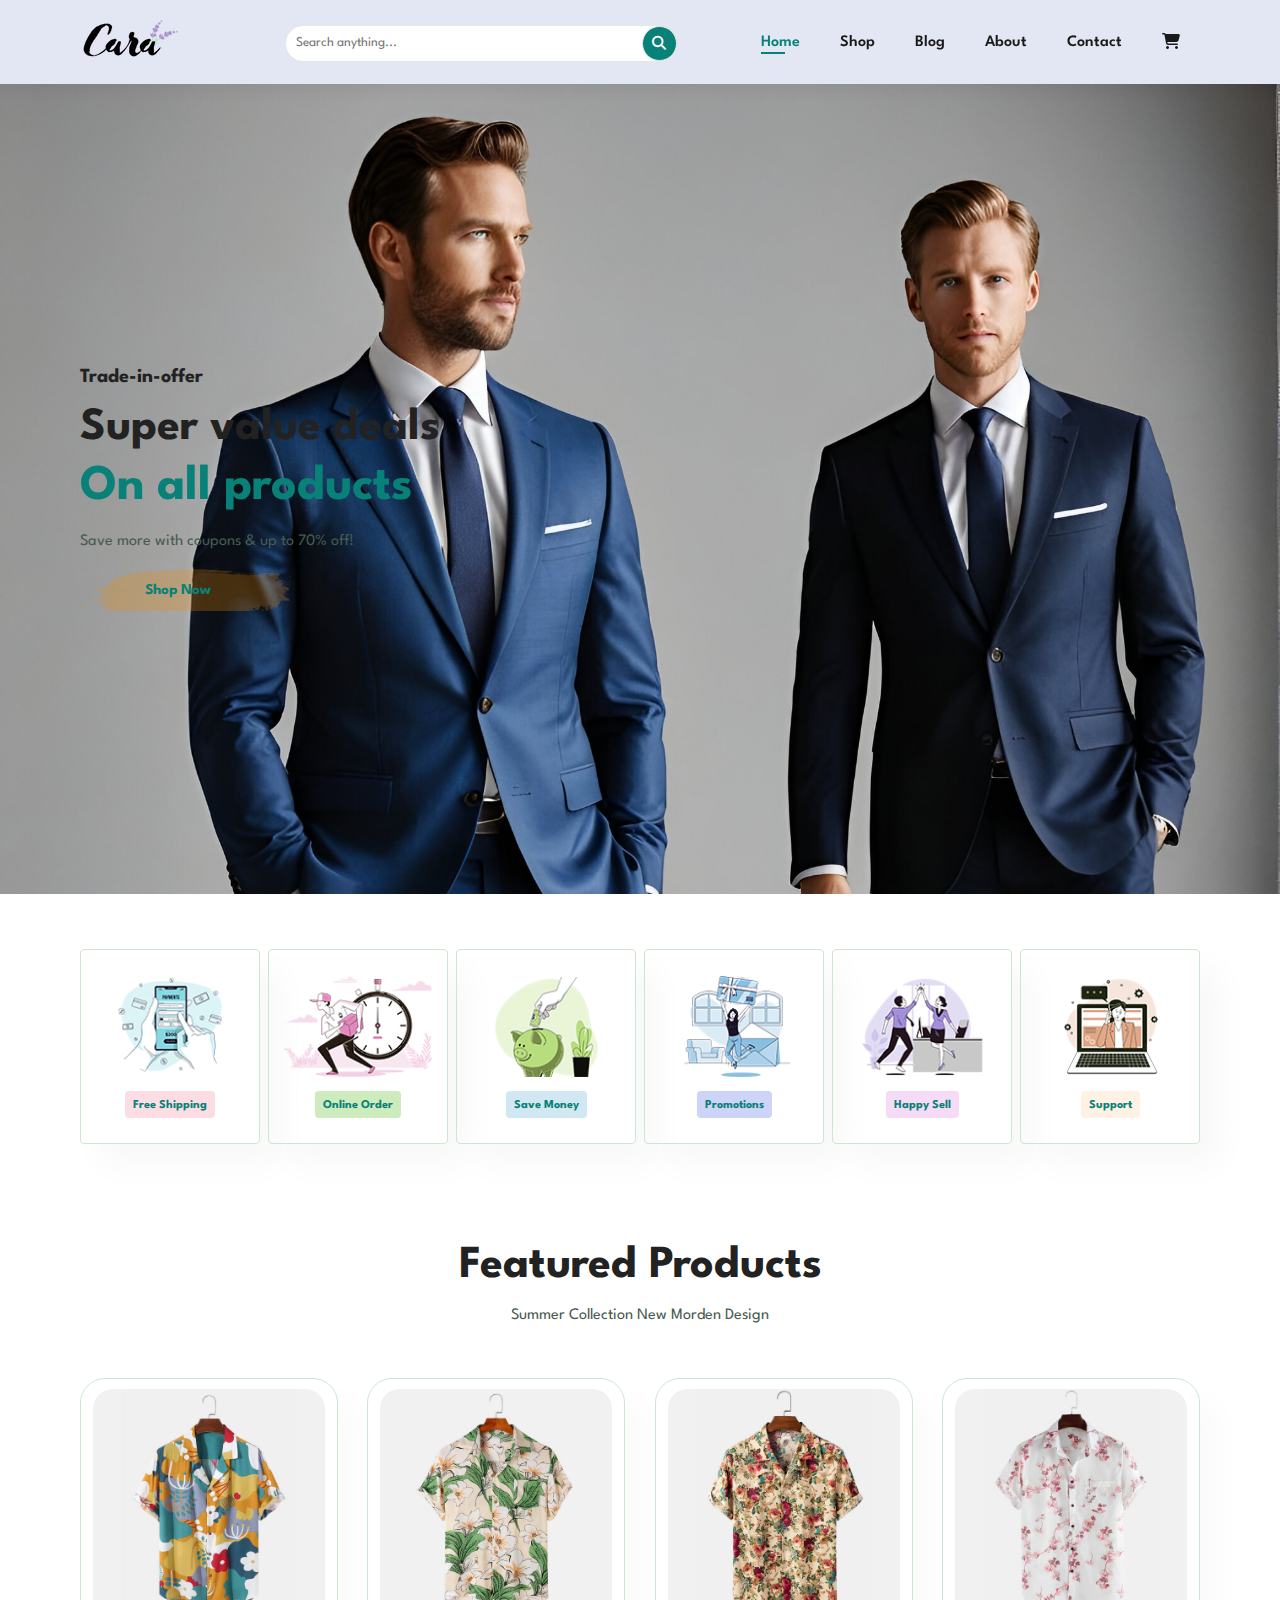
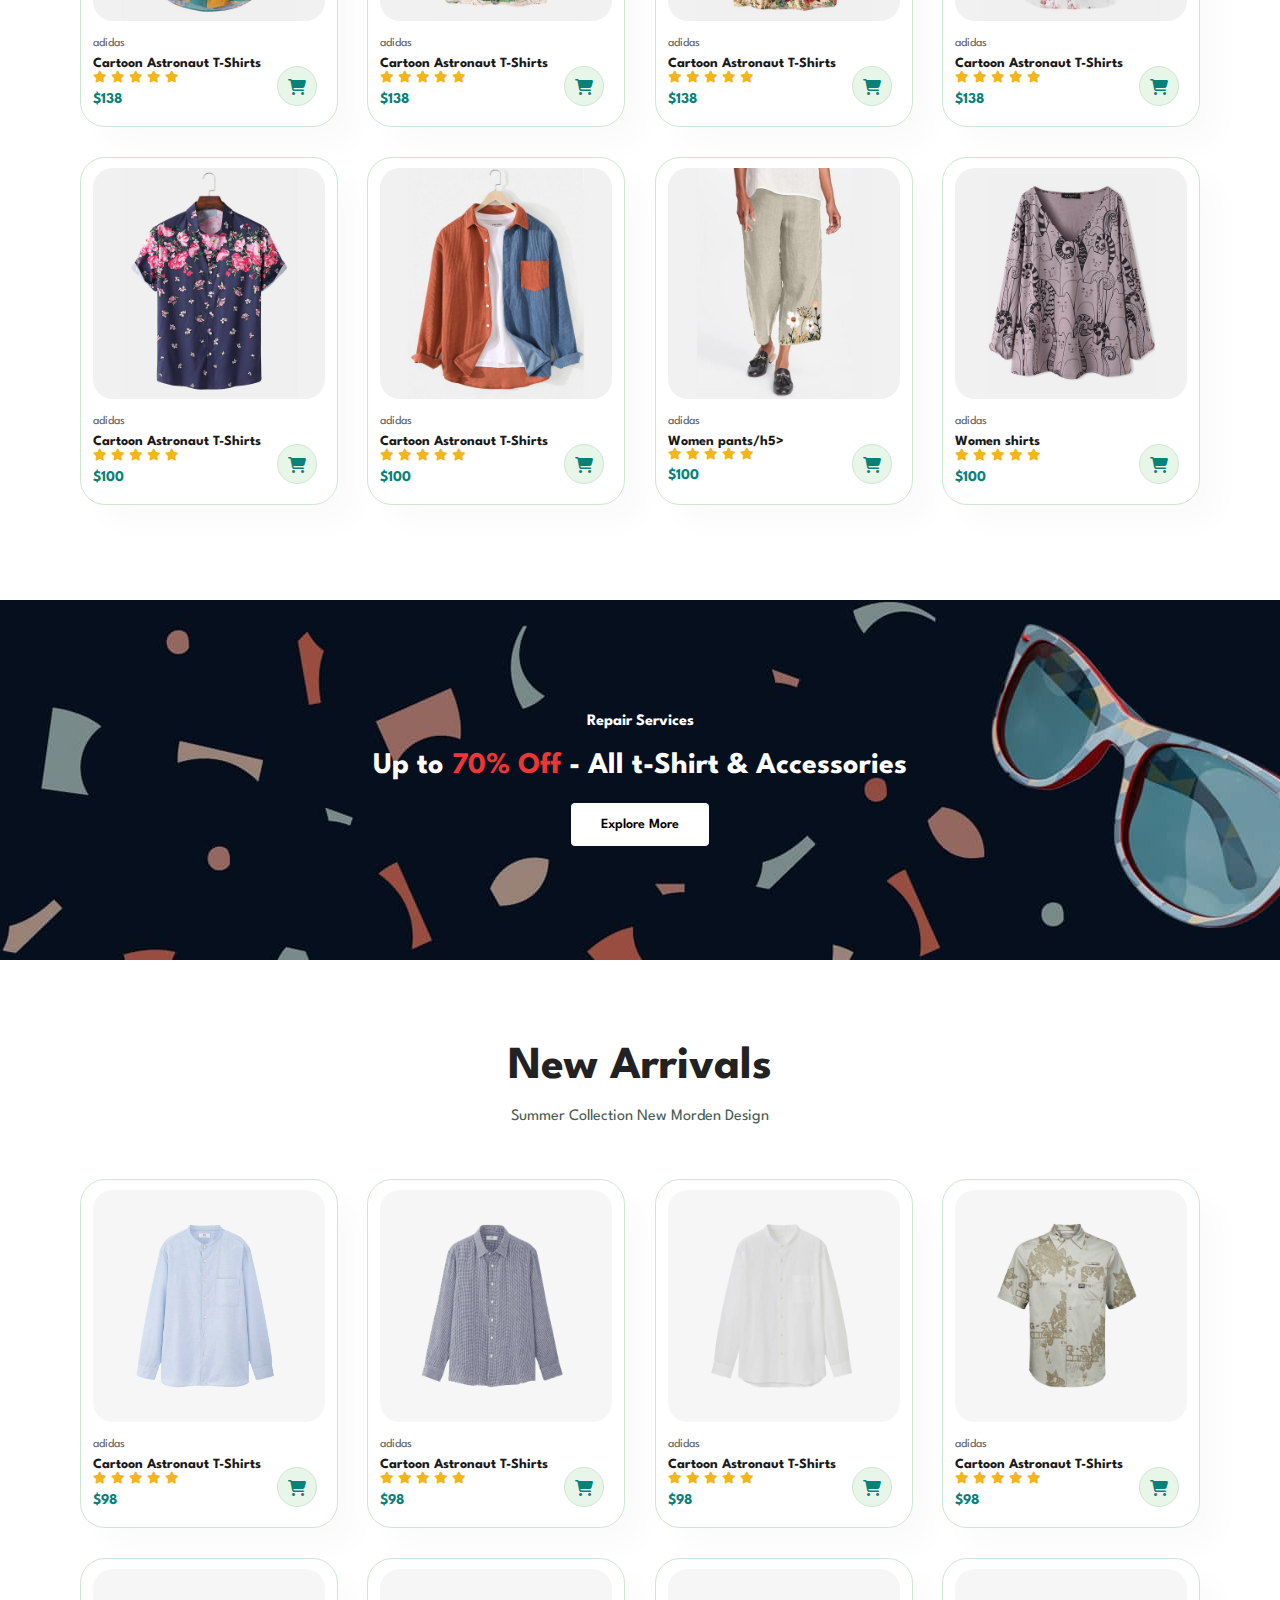
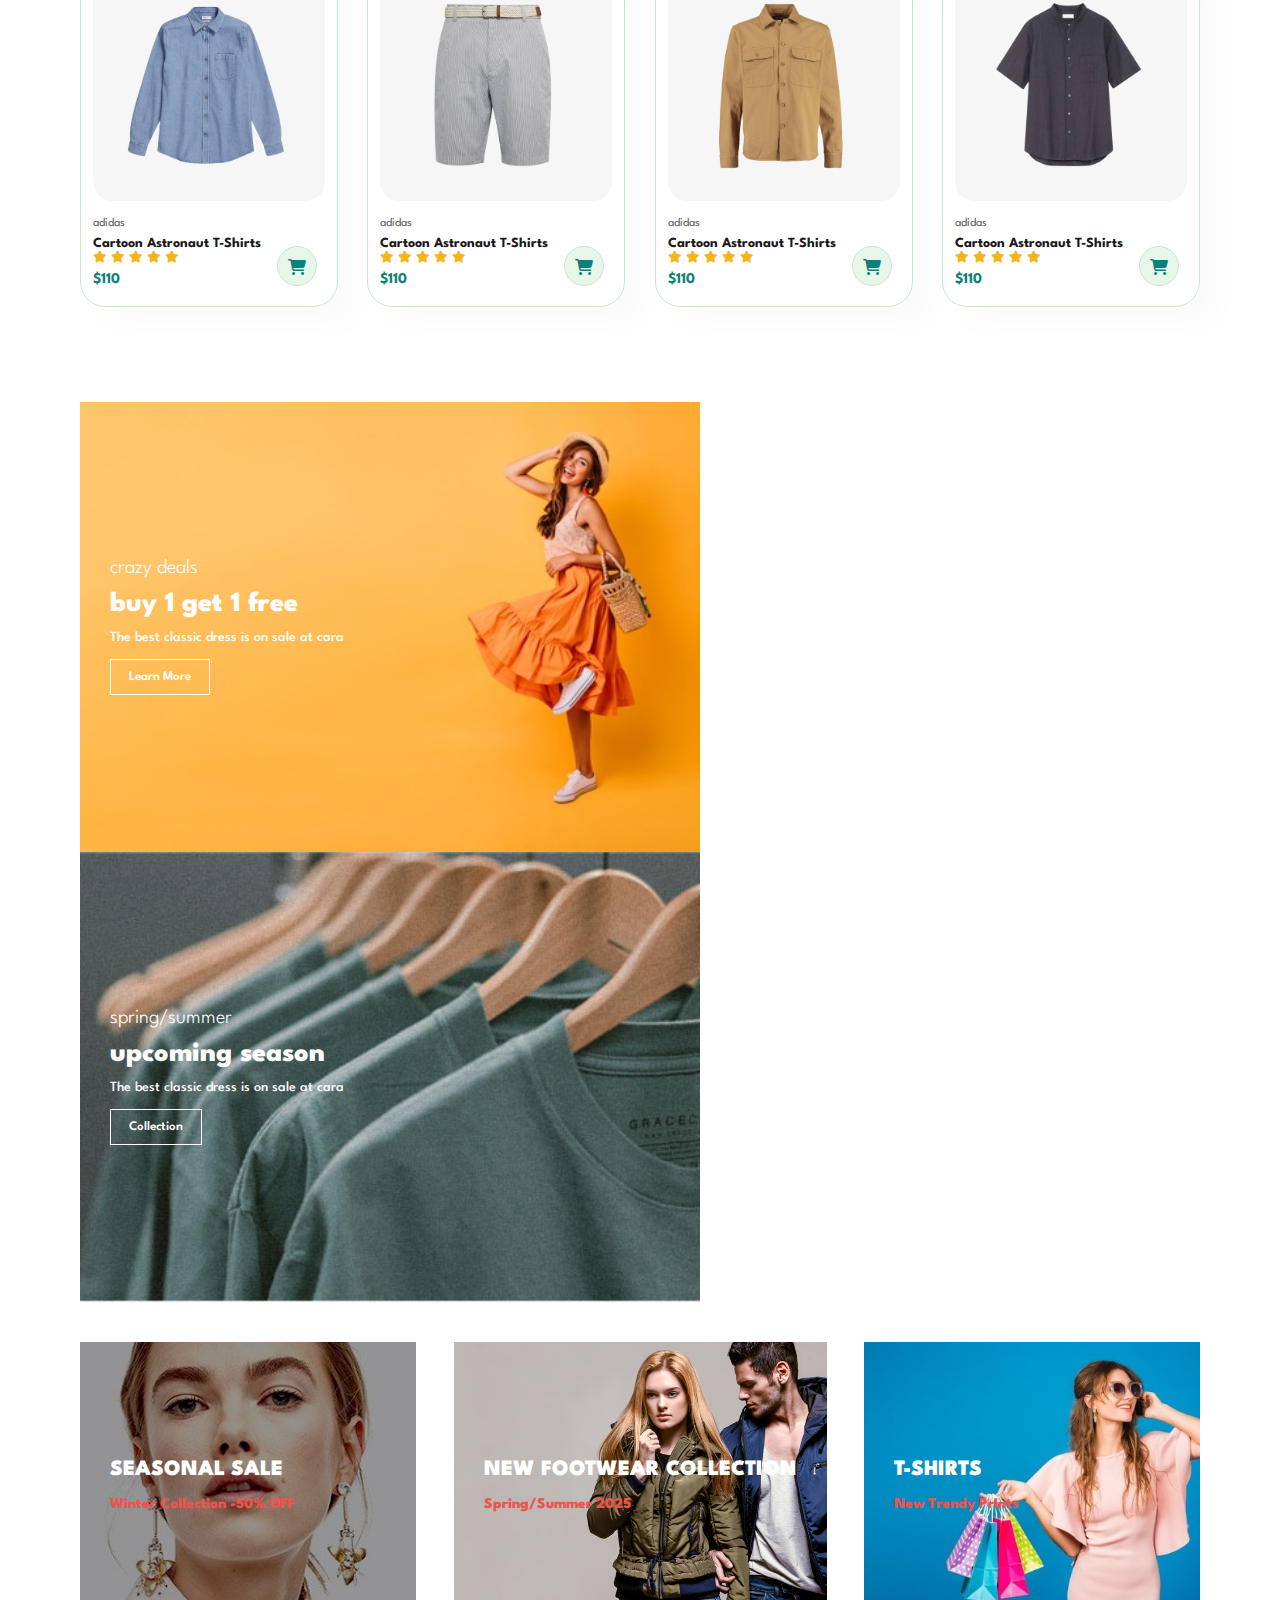
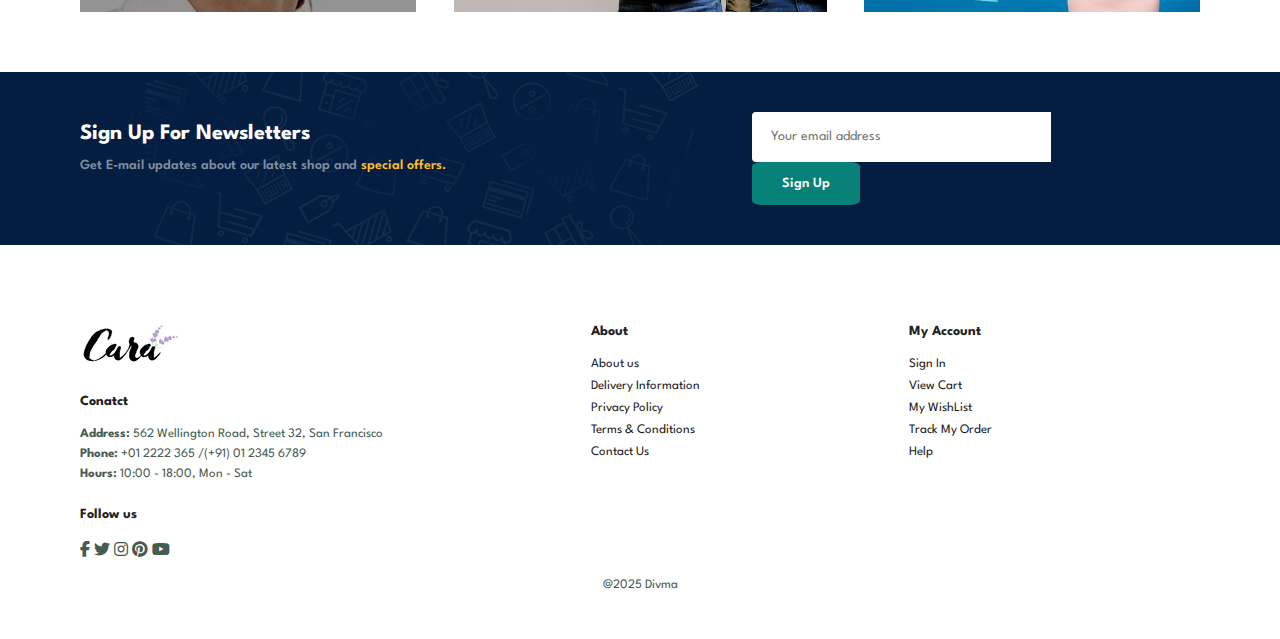
<file: index.html>
<!DOCTYPE html>
<html lang="en">
<head>
    <meta charset="UTF-8">
    <meta name="viewport" content="width=device-width, initial-scale=1.0">
    <title>Document</title>
    <link rel="stylesheet" href="https://cdnjs.cloudflare.com/ajax/libs/font-awesome/6.7.2/css/all.min.css" integrity="sha512-Evv84Mr4kqVGRNSgIGL/F/aIDqQb7xQ2vcrdIwxfjThSH8CSR7PBEakCr51Ck+w+/U6swU2Im1vVX0SVk9ABhg==" crossorigin="anonymous" referrerpolicy="no-referrer" />
    <link rel="stylesheet" href="style.css">
</head>
<body>
    <section id="header">
        <a href="#"><img src="logo.png" class="logo"></a>
        <div id="search-bar">
            <input type="search" id="search" placeholder="Search anything...">
            <button class="normal"><i class="fa-solid fa-magnifying-glass"></i></button>
        </div>
        <div>
            <ul id="navbar">
                <li><a class="active" href="index.html">Home</a></li>
                <li><a href="shop.html">Shop</a></li>
                <li><a href="blog.html">Blog</a></li>
                <li><a href="about.html">About</a></li>
                <li><a href="contact.html">Contact</a></li>
                <li><a href="cart.html"><i class="fa-solid fa-cart-shopping"></i></a></li>
            </ul>
        </div>
    </section>

    <section id="hero">
        <h4>Trade-in-offer</h4>
        <h2>Super value deals</h2>
        <h1>On all products</h1>
        <p>Save more with coupons & up to 70% off!</p>
        <button>Shop Now</button>
    </section>

    <section id="feature" class="section-p1">
        <div class="fe-box">
            <img src="features/f1.png">
            <h6>Free Shipping</h6>
        </div>
        <div class="fe-box">
            <img src="features/f2.png">
            <h6>Online Order</h6>
        </div>
        <div class="fe-box">
            <img src="features/f3.png">
            <h6>Save Money</h6>
        </div>
        <div class="fe-box">
            <img src="features/f4.png">
            <h6>Promotions</h6>
        </div>
        <div class="fe-box">
            <img src="features/f5.png">
            <h6>Happy Sell</h6>
        </div>
        <div class="fe-box">
            <img src="features/f6.png">
            <h6>Support</h6>
        </div>
    </section>
    

    <section id="product1" class="section-p1">
        <h2>Featured Products</h2>
        <p>Summer Collection New Morden Design</p>
        <div class="pro-container">
            <div class="pro" onclick="window.location.href='sproduct.html';">
                <img src="products/f1.jpg">
                <div class="des">
                    <span>adidas</span>
                    <h5>Cartoon Astronaut T-Shirts</h5>
                    <div class="star">
                        <i class="fas fa-star"></i>
                        <i class="fas fa-star"></i>
                        <i class="fas fa-star"></i>
                        <i class="fas fa-star"></i>
                        <i class="fas fa-star"></i>
                    </div>
                    <h4>$138</h4>
                </div>
                <a href="#"><i class="fa-solid fa-cart-shopping cart"></i></a>
            </div>
            <div class="pro" onclick="window.location.href='sproduct.html';">
                <img src="products/f2.jpg">
                <div class="des">
                    <span>adidas</span>
                    <h5>Cartoon Astronaut T-Shirts</h5>
                    <div class="star">
                        <i class="fas fa-star"></i>
                        <i class="fas fa-star"></i>
                        <i class="fas fa-star"></i>
                        <i class="fas fa-star"></i>
                        <i class="fas fa-star"></i>
                    </div>
                    <h4>$138</h4>
                </div>
                <a href="#"><i class="fa-solid fa-cart-shopping cart"></i></a>
            </div>
            <div class="pro" onclick="window.location.href='sproduct.html';">
                <img src="products/f3.jpg">
                <div class="des">
                    <span>adidas</span>
                    <h5>Cartoon Astronaut T-Shirts</h5>
                    <div class="star">
                        <i class="fas fa-star"></i>
                        <i class="fas fa-star"></i>
                        <i class="fas fa-star"></i>
                        <i class="fas fa-star"></i>
                        <i class="fas fa-star"></i>
                    </div>
                    <h4>$138</h4>
                </div>
                <a href="#"><i class="fa-solid fa-cart-shopping cart"></i></a>
            </div>
            <div class="pro" onclick="window.location.href='sproduct.html';">
                <img src="products/f4.jpg">
                <div class="des">
                    <span>adidas</span>
                    <h5>Cartoon Astronaut T-Shirts</h5>
                    <div class="star">
                        <i class="fas fa-star"></i>
                        <i class="fas fa-star"></i>
                        <i class="fas fa-star"></i>
                        <i class="fas fa-star"></i>
                        <i class="fas fa-star"></i>
                    </div>
                    <h4>$138</h4>
                </div>
                <a href="#"><i class="fa-solid fa-cart-shopping cart"></i></a>
            </div>
            <div class="pro" onclick="window.location.href='sproduct2.html';">
                <img src="products/f5.jpg">
                <div class="des">
                    <span>adidas</span>
                    <h5>Cartoon Astronaut T-Shirts</h5>
                    <div class="star">
                        <i class="fas fa-star"></i>
                        <i class="fas fa-star"></i>
                        <i class="fas fa-star"></i>
                        <i class="fas fa-star"></i>
                        <i class="fas fa-star"></i>
                    </div>
                    <h4>$100</h4>
                </div>
                <a href="#"><i class="fa-solid fa-cart-shopping cart"></i></a>
            </div>
            <div class="pro" onclick="window.location.href='sproduct2.html';">
                <img src="products/f6.jpg">
                <div class="des">
                    <span>adidas</span>
                    <h5>Cartoon Astronaut T-Shirts</h5>
                    <div class="star">
                        <i class="fas fa-star"></i>
                        <i class="fas fa-star"></i>
                        <i class="fas fa-star"></i>
                        <i class="fas fa-star"></i>
                        <i class="fas fa-star"></i>
                    </div>
                    <h4>$100</h4>
                </div>
                <a href="#"><i class="fa-solid fa-cart-shopping cart"></i></a>
            </div>
            <div class="pro" onclick="window.location.href='sproduct2.html';">
                <img src="products/f7.jpg">
                <div class="des">
                    <span>adidas</span>
                    <h5>Women pants/h5>
                    <div class="star">
                        <i class="fas fa-star"></i>
                        <i class="fas fa-star"></i>
                        <i class="fas fa-star"></i>
                        <i class="fas fa-star"></i>
                        <i class="fas fa-star"></i>
                    </div>
                    <h4>$100</h4>
                </div>
                <a href="#"><i class="fa-solid fa-cart-shopping cart"></i></a>
            </div>
            <div class="pro" onclick="window.location.href='sproduct2.html';">
                <img src="products/f8.jpg">
                <div class="des">
                    <span>adidas</span>
                    <h5>Women shirts</h5>
                    <div class="star">
                        <i class="fas fa-star"></i>
                        <i class="fas fa-star"></i>
                        <i class="fas fa-star"></i>
                        <i class="fas fa-star"></i>
                        <i class="fas fa-star"></i>
                    </div>
                    <h4>$100</h4>
                </div>
                <a href="#"><i class="fa-solid fa-cart-shopping cart"></i></a>
            </div>
        </div>
    </section>

    <section id="banner" class="section-m1">
        <h4>Repair Services </h4>
        <h2>Up to <span>70% Off</span> - All t-Shirt & Accessories</h2>
        <button class="normal">Explore More</button>
    </section>

    <section id="product1" class="section-p1">
        <h2>New Arrivals</h2>
        <p>Summer Collection New Morden Design</p>
        <div class="pro-container">
            <div class="pro" onclick="window.location.href='sproduct3.html';">
                <img src="products/n1.jpg">
                <div class="des">
                    <span>adidas</span>
                    <h5>Cartoon Astronaut T-Shirts</h5>
                    <div class="star">
                        <i class="fas fa-star"></i>
                        <i class="fas fa-star"></i>
                        <i class="fas fa-star"></i>
                        <i class="fas fa-star"></i>
                        <i class="fas fa-star"></i>
                    </div>
                    <h4>$98</h4>
                </div>
                <a href="#"><i class="fa-solid fa-cart-shopping cart"></i></a>
            </div>
            <div class="pro" onclick="window.location.href='sproduct3.html';">
                <img src="products/n2.jpg">
                <div class="des">
                    <span>adidas</span>
                    <h5>Cartoon Astronaut T-Shirts</h5>
                    <div class="star">
                        <i class="fas fa-star"></i>
                        <i class="fas fa-star"></i>
                        <i class="fas fa-star"></i>
                        <i class="fas fa-star"></i>
                        <i class="fas fa-star"></i>
                    </div>
                    <h4>$98</h4>
                </div>
                <a href="#"><i class="fa-solid fa-cart-shopping cart"></i></a>
            </div>
            <div class="pro" onclick="window.location.href='sproduct3.html';">
                <img src="products/n3.jpg">
                <div class="des">
                    <span>adidas</span>
                    <h5>Cartoon Astronaut T-Shirts</h5>
                    <div class="star">
                        <i class="fas fa-star"></i>
                        <i class="fas fa-star"></i>
                        <i class="fas fa-star"></i>
                        <i class="fas fa-star"></i>
                        <i class="fas fa-star"></i>
                    </div>
                    <h4>$98</h4>
                </div>
                <a href="#"><i class="fa-solid fa-cart-shopping cart"></i></a>
            </div>
            <div class="pro" onclick="window.location.href='sproduct3.html';">
                <img src="products/n4.jpg">
                <div class="des">
                    <span>adidas</span>
                    <h5>Cartoon Astronaut T-Shirts</h5>
                    <div class="star">
                        <i class="fas fa-star"></i>
                        <i class="fas fa-star"></i>
                        <i class="fas fa-star"></i>
                        <i class="fas fa-star"></i>
                        <i class="fas fa-star"></i>
                    </div>
                    <h4>$98</h4>
                </div>
                <a href="#"><i class="fa-solid fa-cart-shopping cart"></i></a>
            </div>
            <div class="pro"  onclick="window.location.href='sproduct4.html';">
                <img src="products/n5.jpg">
                <div class="des">
                    <span>adidas</span>
                    <h5>Cartoon Astronaut T-Shirts</h5>
                    <div class="star">
                        <i class="fas fa-star"></i>
                        <i class="fas fa-star"></i>
                        <i class="fas fa-star"></i>
                        <i class="fas fa-star"></i>
                        <i class="fas fa-star"></i>
                    </div>
                    <h4>$110</h4>
                </div>
                <a href="#"><i class="fa-solid fa-cart-shopping cart"></i></a>
            </div>
            <div class="pro"  onclick="window.location.href='sproduct4.html';">
                <img src="products/n6.jpg">
                <div class="des">
                    <span>adidas</span>
                    <h5>Cartoon Astronaut T-Shirts</h5>
                    <div class="star">
                        <i class="fas fa-star"></i>
                        <i class="fas fa-star"></i>
                        <i class="fas fa-star"></i>
                        <i class="fas fa-star"></i>
                        <i class="fas fa-star"></i>
                    </div>
                    <h4>$110</h4>
                </div>
                <a href="#"><i class="fa-solid fa-cart-shopping cart"></i></a>
            </div>
            <div class="pro"  onclick="window.location.href='sproduct4.html';">
                <img src="products/n7.jpg">
                <div class="des">
                    <span>adidas</span>
                    <h5>Cartoon Astronaut T-Shirts</h5>
                    <div class="star">
                        <i class="fas fa-star"></i>
                        <i class="fas fa-star"></i>
                        <i class="fas fa-star"></i>
                        <i class="fas fa-star"></i>
                        <i class="fas fa-star"></i>
                    </div>
                    <h4>$110</h4>
                </div>
                <a href="#"><i class="fa-solid fa-cart-shopping cart"></i></a>
            </div>
            <div class="pro"  onclick="window.location.href='sproduct4.html';">
                <img src="products/n8.jpg">
                <div class="des">
                    <span>adidas</span>
                    <h5>Cartoon Astronaut T-Shirts</h5>
                    <div class="star">
                        <i class="fas fa-star"></i>
                        <i class="fas fa-star"></i>
                        <i class="fas fa-star"></i>
                        <i class="fas fa-star"></i>
                        <i class="fas fa-star"></i>
                    </div>
                    <h4>$110</h4>
                </div>
                <a href="#"><i class="fa-solid fa-cart-shopping cart"></i></a>
            </div>
        </div>
    </section>

    <section id="sm-banner" class="section-p1">
        <div class="banner-box">
            <h4>crazy deals</h4>
            <h2>buy 1 get 1 free</h2>
            <span>The best classic dress is on sale at cara</span>
            <button class="white">Learn More</button>
        </div>
        <div class="banner-box banner-box2">
            <h4>spring/summer</h4>
            <h2>upcoming season</h2>
            <span>The best classic dress is on sale at cara</span>
            <button class="white">Collection</button>
        </div>
    </section>

    <section id="banner3">
        <div class="banner-box">
            <h2>SEASONAL SALE</h2>
            <h3>Winter Collection -50% OFF</h3>
        </div>
        <div class="banner-box banner-box2">
            <h2>NEW FOOTWEAR COLLECTION</h2>
            <h3>Spring/Summer 2025</h3>
        </div>
        <div class="banner-box banner-box3">
            <h2>T-SHIRTS</h2>
            <h3>New Trendy Prints</h3>
        </div>
    </section>

    <section id="newsletter" class="section-p1 section-m1">
        <div class="newstext">
            <h4>Sign Up For Newsletters</h4>
            <p>Get E-mail updates about our latest shop and <span>special offers.</span></p>
        </div>
        <div class="form">
            <form action="https://api.web3forms.com/submit" method="POST">
                <input type="hidden" name="access_key" value="89ed4cd4-98bf-48ff-8ab1-a94b67869a5c">
                <input type="email" name="email" placeholder="Your email address" required>
                <button type="submit" class="normal">Sign Up</button>
            </form>
        </div>
    </section>
    
    <footer class="section-p1">
        <div class="col">
            <img class="logo" src="logo.png">
            <h4>Conatct</h4>
            <p><strong>Address:</strong> 562 Wellington Road, Street 32, San Francisco</p>
            <p><strong>Phone:</strong> +01 2222 365 /(+91) 01 2345 6789</p>
            <p><strong>Hours:</strong> 10:00 - 18:00, Mon - Sat</p>
            <div class="follow">
                <h4>Follow us</h4>
                <div class="icon">
                    <i class="fa-brands fa-facebook-f"></i>
                    <i class="fa-brands fa-twitter"></i>
                    <i class="fa-brands fa-instagram"></i>
                    <i class="fa-brands fa-pinterest"></i>
                    <i class="fa-brands fa-youtube"></i>
                </div>
            </div>
        </div>

        <div class="col">
            <h4>About</h4>
            <a href="about.html">About us</a>
            <a href="#">Delivery Information</a>
            <a href="policy.html">Privacy Policy</a>
            <a href="terms.html">Terms & Conditions</a>
            <a href="contact.html">Contact Us</a>
        </div>

        <div class="col">
            <h4>My Account</h4>
            <a href="index3.html">Sign In</a>
            <a href="cart.html">View Cart</a>
            <a href="cart.html">My WishList</a>
            <a href="#">Track My Order</a>
            <a href="help.html">Help</a>
        </div>

        <div class="col install">
        
        </div>
        <div class="copyright">
            <p>@2025 Divma </p>
        </div>
    </footer>

<script src="srcipt.js"></script> 
</body>
</html>
</file>
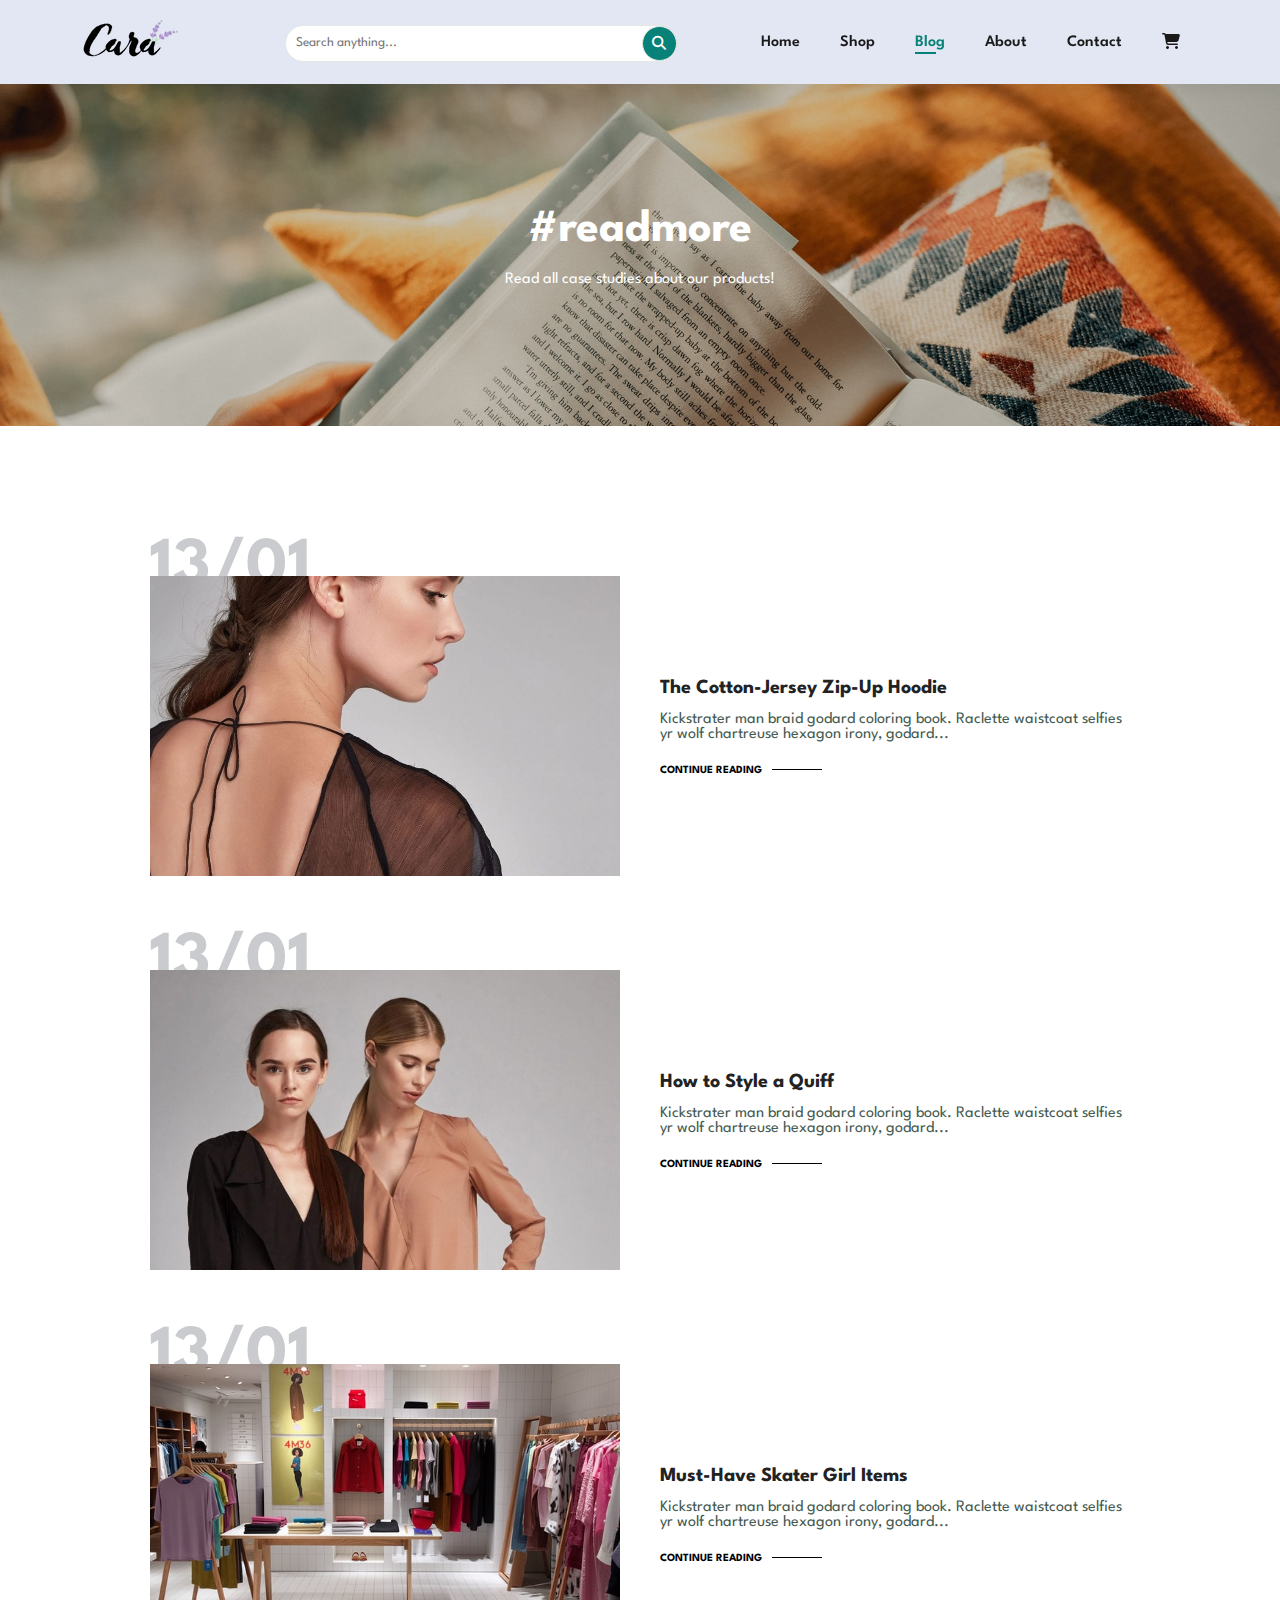
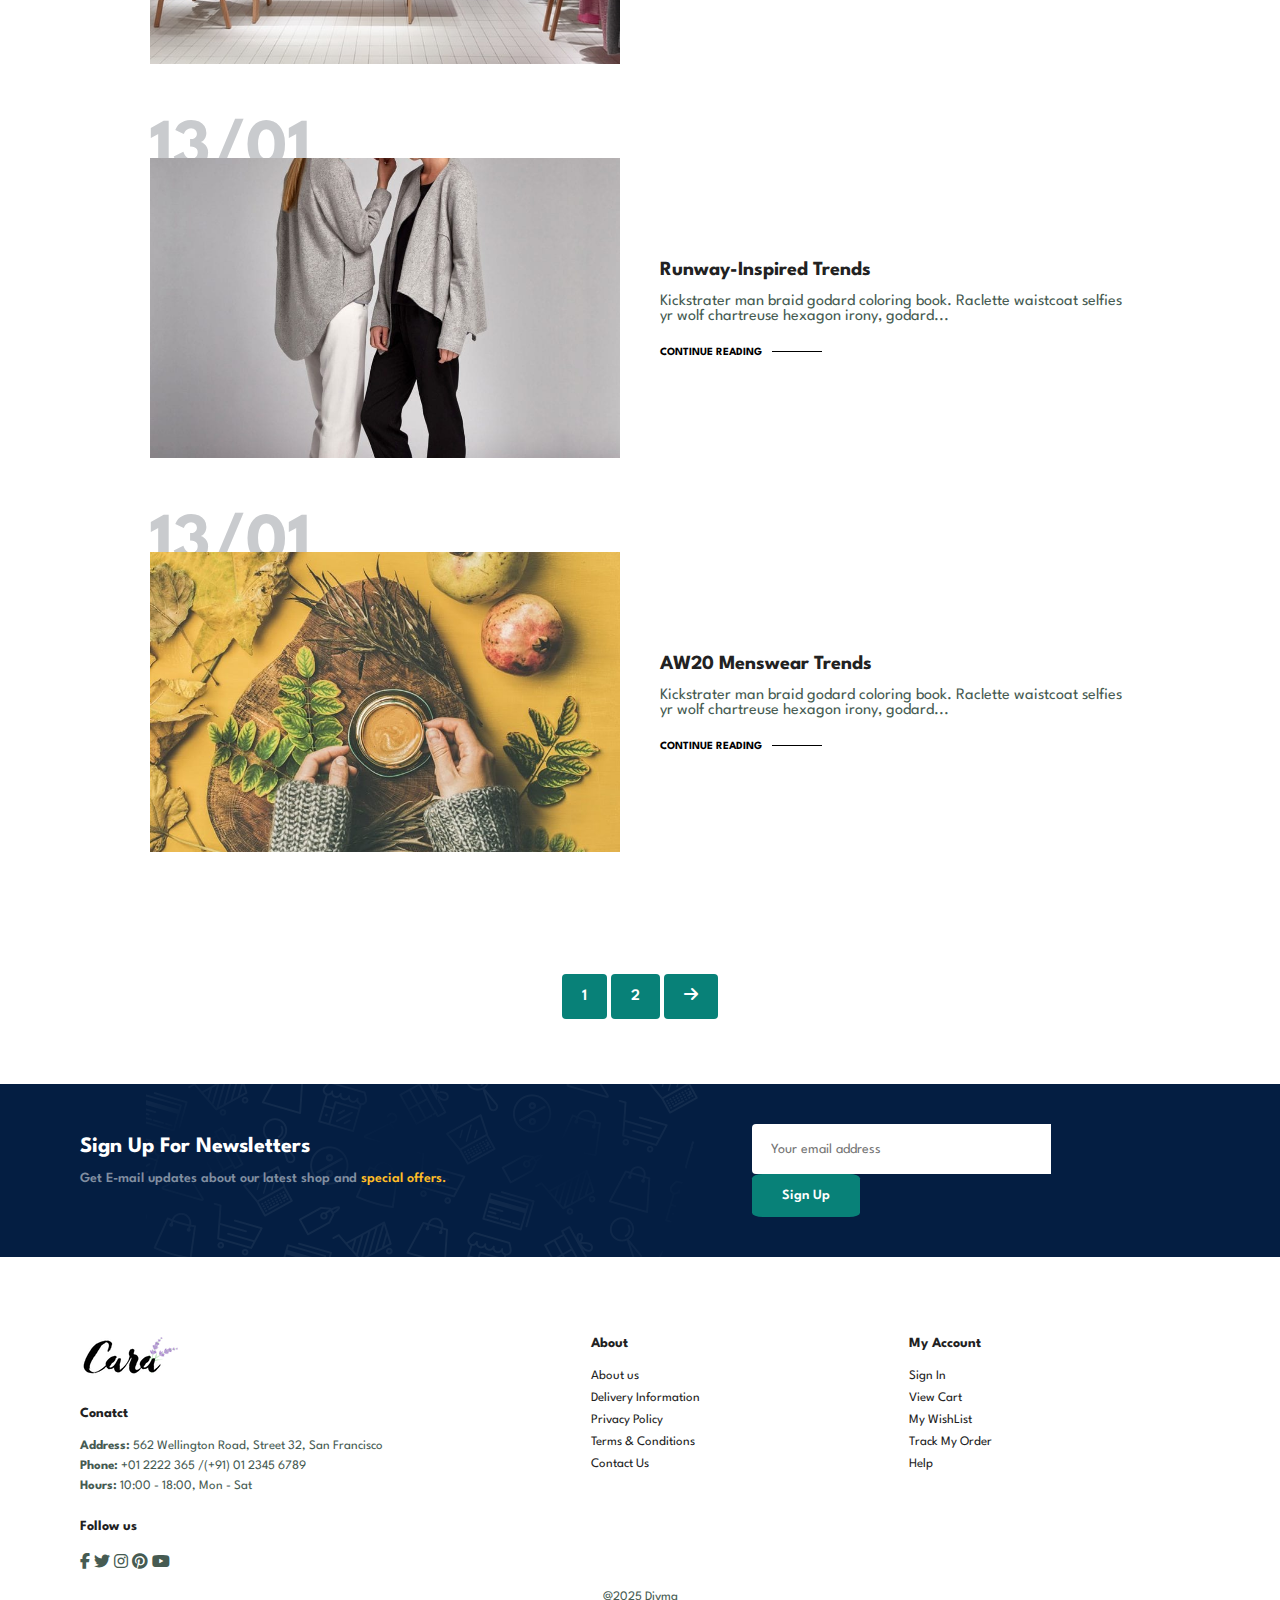
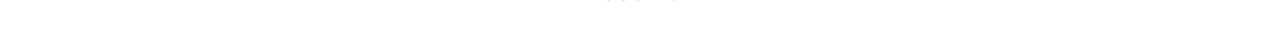
<file: blog.html>
<!DOCTYPE html>
<html lang="en">
<head>
    <meta charset="UTF-8">
    <meta name="viewport" content="width=device-width, initial-scale=1.0">
    <title>Document</title>
    <link rel="stylesheet" href="https://cdnjs.cloudflare.com/ajax/libs/font-awesome/6.7.2/css/all.min.css" integrity="sha512-Evv84Mr4kqVGRNSgIGL/F/aIDqQb7xQ2vcrdIwxfjThSH8CSR7PBEakCr51Ck+w+/U6swU2Im1vVX0SVk9ABhg==" crossorigin="anonymous" referrerpolicy="no-referrer" />
    <link rel="stylesheet" href="style.css">
</head>
<body>
    <section id="header">
        <a href="#"><img src="logo.png" class="logo"></a>
        <div id="search-bar">
            <input type="search" id="search" placeholder="Search anything...">
            <button class="normal"><i class="fa-solid fa-magnifying-glass"></i></button>
        </div>
        <div>
            <ul id="navbar">
                <li><a href="index.html">Home</a></li>
                <li><a href="shop.html">Shop</a></li>
                <li><a class="active" href="blog.html">Blog</a></li>
                <li><a href="about.html">About</a></li>
                <li><a href="contact.html">Contact</a></li>
                <li><a href="cart.html"><i class="fa-solid fa-cart-shopping"></i></a></li>
            </ul>
        </div>
    </section>

    <section id="page-header" class="blog-header">
        <h2>#readmore</h2>
        <p>Read all case studies about our products!</p>
    </section>

    <section id="blog">
        <div class="blog-box">
            <div class="blog-img">
                <img src="blog/b1.jpg">
            </div>
            <div class="blog-details">
                <h4>The Cotton-Jersey Zip-Up Hoodie</h4>
                <p>Kickstrater man braid godard coloring book. Raclette waistcoat selfies yr wolf chartreuse hexagon irony, godard...</p>
                <a href="#">CONTINUE READING</a>
            </div>
            <h1>13/01</h1>
        </div>
        <div class="blog-box">
            <div class="blog-img">
                <img src="blog/b2.jpg">
            </div>
            <div class="blog-details">
                <h4>How to Style a Quiff</h4>
                <p>Kickstrater man braid godard coloring book. Raclette waistcoat selfies yr wolf chartreuse hexagon irony, godard...</p>
                <a href="#">CONTINUE READING</a>
            </div>
            <h1>13/01</h1>
        </div>
        <div class="blog-box">
            <div class="blog-img">
                <img src="blog/b3.jpg">
            </div>
            <div class="blog-details">
                <h4>Must-Have Skater Girl Items</h4>
                <p>Kickstrater man braid godard coloring book. Raclette waistcoat selfies yr wolf chartreuse hexagon irony, godard...</p>
                <a href="#">CONTINUE READING</a>
            </div>
            <h1>13/01</h1>
        </div>
        <div class="blog-box">
            <div class="blog-img">
                <img src="blog/b4.jpg">
            </div>
            <div class="blog-details">
                <h4>Runway-Inspired Trends</h4>
                <p>Kickstrater man braid godard coloring book. Raclette waistcoat selfies yr wolf chartreuse hexagon irony, godard...</p>
                <a href="#">CONTINUE READING</a>
            </div>
            <h1>13/01</h1>
        </div>
        <div class="blog-box">
            <div class="blog-img">
                <img src="blog/b6.jpg">
            </div>
            <div class="blog-details">
                <h4>AW20 Menswear Trends</h4>
                <p>Kickstrater man braid godard coloring book. Raclette waistcoat selfies yr wolf chartreuse hexagon irony, godard...</p>
                <a href="#">CONTINUE READING</a>
            </div>
            <h1>13/01</h1>
        </div>
    </section>

    <section id="pagination" class="section-p1">
        <a href="#">1</a>
        <a href="#">2</a>
        <a href="#"><i class="fa-solid fa-arrow-right"></i></a>
    </section>

    <section id="newsletter" class="section-p1 section-m1">
        <div class="newstext">
            <h4>Sign Up For Newsletters</h4>
            <p>Get E-mail updates about our latest shop and <span>special offers.</span></p>
        </div>
        
        <div class="form">
            <form action="https://api.web3forms.com/submit" method="POST">
                <input type="hidden" name="access_key" value="89ed4cd4-98bf-48ff-8ab1-a94b67869a5c">
                <input type="email" name="email" placeholder="Your email address" required>
                <button type="submit" class="normal">Sign Up</button>
        </div>
    </section>

    <footer class="section-p1">
        <div class="col">
            <img class="logo" src="logo.png">
            <h4>Conatct</h4>
            <p><strong>Address:</strong> 562 Wellington Road, Street 32, San Francisco</p>
            <p><strong>Phone:</strong> +01 2222 365 /(+91) 01 2345 6789</p>
            <p><strong>Hours:</strong> 10:00 - 18:00, Mon - Sat</p>
            <div class="follow">
                <h4>Follow us</h4>
                <div class="icon">
                    <i class="fa-brands fa-facebook-f"></i>
                    <i class="fa-brands fa-twitter"></i>
                    <i class="fa-brands fa-instagram"></i>
                    <i class="fa-brands fa-pinterest"></i>
                    <i class="fa-brands fa-youtube"></i>
                </div>
            </div>
        </div>
        <div class="col">
            <h4>About</h4>
            <a href="about.html">About us</a>
            <a href="#">Delivery Information</a>
            <a href="policy.html">Privacy Policy</a>
            <a href="terms.html">Terms & Conditions</a>
            <a href="contact.html">Contact Us</a>
        </div>

        <div class="col">
            <h4>My Account</h4>
            <a href="index3.html">Sign In</a>
            <a href="cart.html">View Cart</a>
            <a href="cart.html">My WishList</a>
            <a href="#">Track My Order</a>
            <a href="help.html">Help</a>
        </div>

        <div class="col install">
        
        </div>
        <div class="copyright">
            <p>@2025 Divma </p>
        </div>
    </footer>

<script src="srcipt.js"></script> 
</body>
</html>
</file>
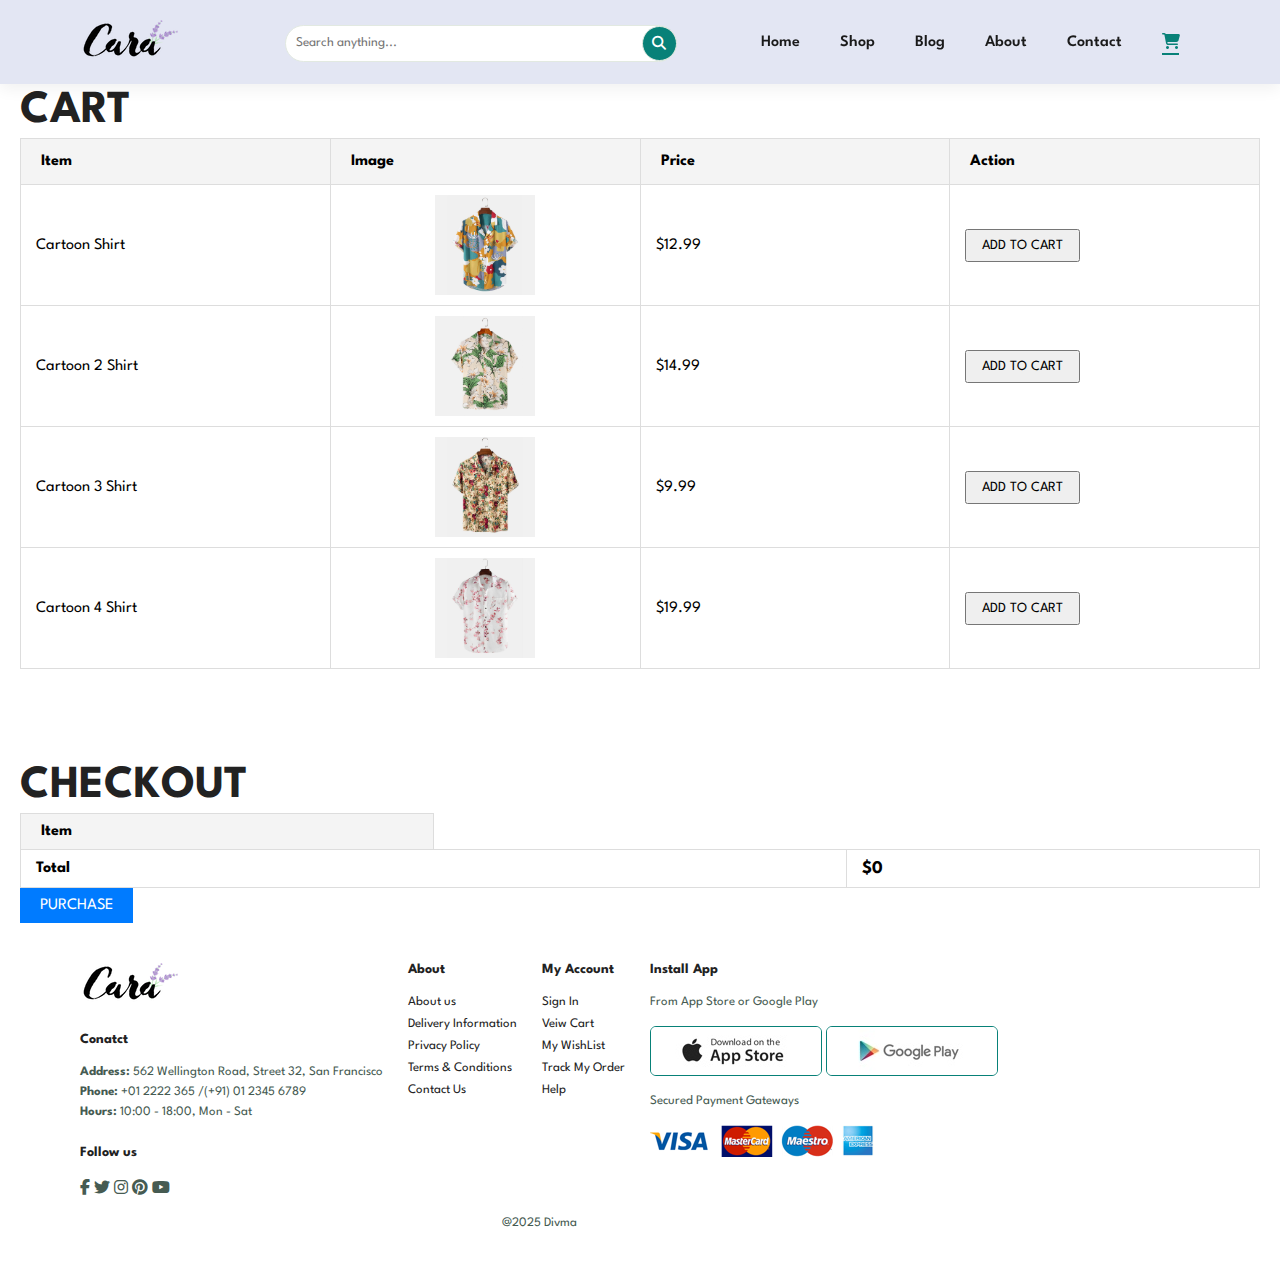
<file: cart.html>
<!DOCTYPE html>
<html lang="en">
<head>
    <meta charset="UTF-8">
    <meta name="viewport" content="width=device-width, initial-scale=1.0">
    <title>Document</title>
    <link rel="stylesheet" href="https://cdnjs.cloudflare.com/ajax/libs/font-awesome/6.7.2/css/all.min.css" integrity="sha512-Evv84Mr4kqVGRNSgIGL/F/aIDqQb7xQ2vcrdIwxfjThSH8CSR7PBEakCr51Ck+w+/U6swU2Im1vVX0SVk9ABhg==" crossorigin="anonymous" referrerpolicy="no-referrer" />
    <link rel="stylesheet" href="style.css">
</head>
<body>
    <section id="header">
        <a href="#"><img src="logo.png" class="logo"></a>
        <div id="search-bar">
            <input type="text" id="search" placeholder="Search anything...">
            <button class="normal"><i class="fa-solid fa-magnifying-glass"></i></button>
        </div>
        <div>
            <ul id="navbar">
                <li><a href="index.html">Home</a></li>
                <li><a href="shop.html">Shop</a></li>
                <li><a href="blog.html">Blog</a></li>
                <li><a href="about.html">About</a></li>
                <li><a href="contact.html">Contact</a></li>
                <li><a class="active" href="cart.html"><i class="fa-solid fa-cart-shopping"></i></a></li>
            </ul>
        </div>
    </section>
    <section class="container content-section">
        <h2 class="section-header">CART</h2>
        <table class="shop-items-table">
            <thead>
                <tr>
                    <th>Item</th>
                    <th>Image</th>
                    <th>Price</th>
                    <th>Action</th>
                </tr>
            </thead>
            <tbody>
                <tr class="shop-item">
                    <td class="shop-item-title">Cartoon Shirt</td>
                    <td><img class="shop-item-image" src="products/f1.jpg" width="100" height="100"></td>
                    <td class="shop-item-price">$12.99</td>
                    <td><button class="btn btn-primary shop-item-button" type="button">ADD TO CART</button></td>
                </tr>
                <tr class="shop-item">
                    <td class="shop-item-title">Cartoon 2 Shirt</td>
                    <td><img class="shop-item-image" src="products/f2.jpg" width="100" height="100"></td>
                    <td class="shop-item-price">$14.99</td>
                    <td><button class="btn btn-primary shop-item-button" type="button">ADD TO CART</button></td>
                </tr>
                <tr class="shop-item">
                    <td class="shop-item-title">Cartoon 3 Shirt</td>
                    <td><img class="shop-item-image" src="products/f3.jpg" width="100" height="100"></td>
                    <td class="shop-item-price">$9.99</td>
                    <td><button class="btn btn-primary shop-item-button" type="button">ADD TO CART</button></td>
                </tr>
                <tr class="shop-item">
                    <td class="shop-item-title">Cartoon 4 Shirt</td>
                    <td><img class="shop-item-image" src="products/f4.jpg" width="100" height="100"></td>
                    <td class="shop-item-price">$19.99</td>
                    <td><button class="btn btn-primary shop-item-button" type="button">ADD TO CART</button></td>
                </tr>
            </tbody>
        </table>
    </section>
    
    <section class="container content-section"><br><br><br><br><br><br>
        <h2 class="section-header">CHECKOUT</h2>
        <table class="cart-table">
            <thead>
                <tr>
                    <th>Item</th>
                    
                </tr>
            </thead>
            <tbody class="cart-items">
            </tbody>
            <tfoot>
                <tr>
                    <td colspan="2"><strong class="cart-total-title">Total</strong></td>
                    <td><span class="cart-total-price">$0</span></td>
                </tr>
            </tfoot>
        </table>
        <a href="indexpg.html">
            <button class="btn btn-primary btn-purchase" type="button">PURCHASE</button>
          </a>
    </section>
    

    <footer class="main-footer">

    <footer class="section-p1">
        <div class="col">
            <img class="logo" src="logo.png">
            <h4>Conatct</h4>
            <p><strong>Address:</strong> 562 Wellington Road, Street 32, San Francisco</p>
            <p><strong>Phone:</strong> +01 2222 365 /(+91) 01 2345 6789</p>
            <p><strong>Hours:</strong> 10:00 - 18:00, Mon - Sat</p>
            <div class="follow">
                <h4>Follow us</h4>
                <div class="icon">
                    <i class="fa-brands fa-facebook-f"></i>
                    <i class="fa-brands fa-twitter"></i>
                    <i class="fa-brands fa-instagram"></i>
                    <i class="fa-brands fa-pinterest"></i>
                    <i class="fa-brands fa-youtube"></i>
                </div>
            </div>
        </div>

        <div class="col">
            <h4>About</h4>
            <a href="#">About us</a>
            <a href="#">Delivery Information</a>
            <a href="#">Privacy Policy</a>
            <a href="#">Terms & Conditions</a>
            <a href="#">Contact Us</a>
        </div>

        <div class="col">
            <h4>My Account</h4>
            <a href="#">Sign In</a>
            <a href="#">Veiw Cart</a>
            <a href="#">My WishList</a>
            <a href="#">Track My Order</a>
            <a href="#">Help</a>
        </div>

        <div class="col install">
            <h4>Install App</h4>
            <p>From App Store or Google Play</p>
            <div class="row">
                <img src="pay/app.jpg">
                <img src="pay/play.jpg">
            </div>
                <p>Secured Payment Gateways</p>
                <img src="pay/pay.png" alt="">
        </div>
        <div class="copyright">
            <p>@2025 Divma</p>
        </div>
    </footer>

<script src="srcipt.js" async>
</script> 
</body>
</html>
</file>
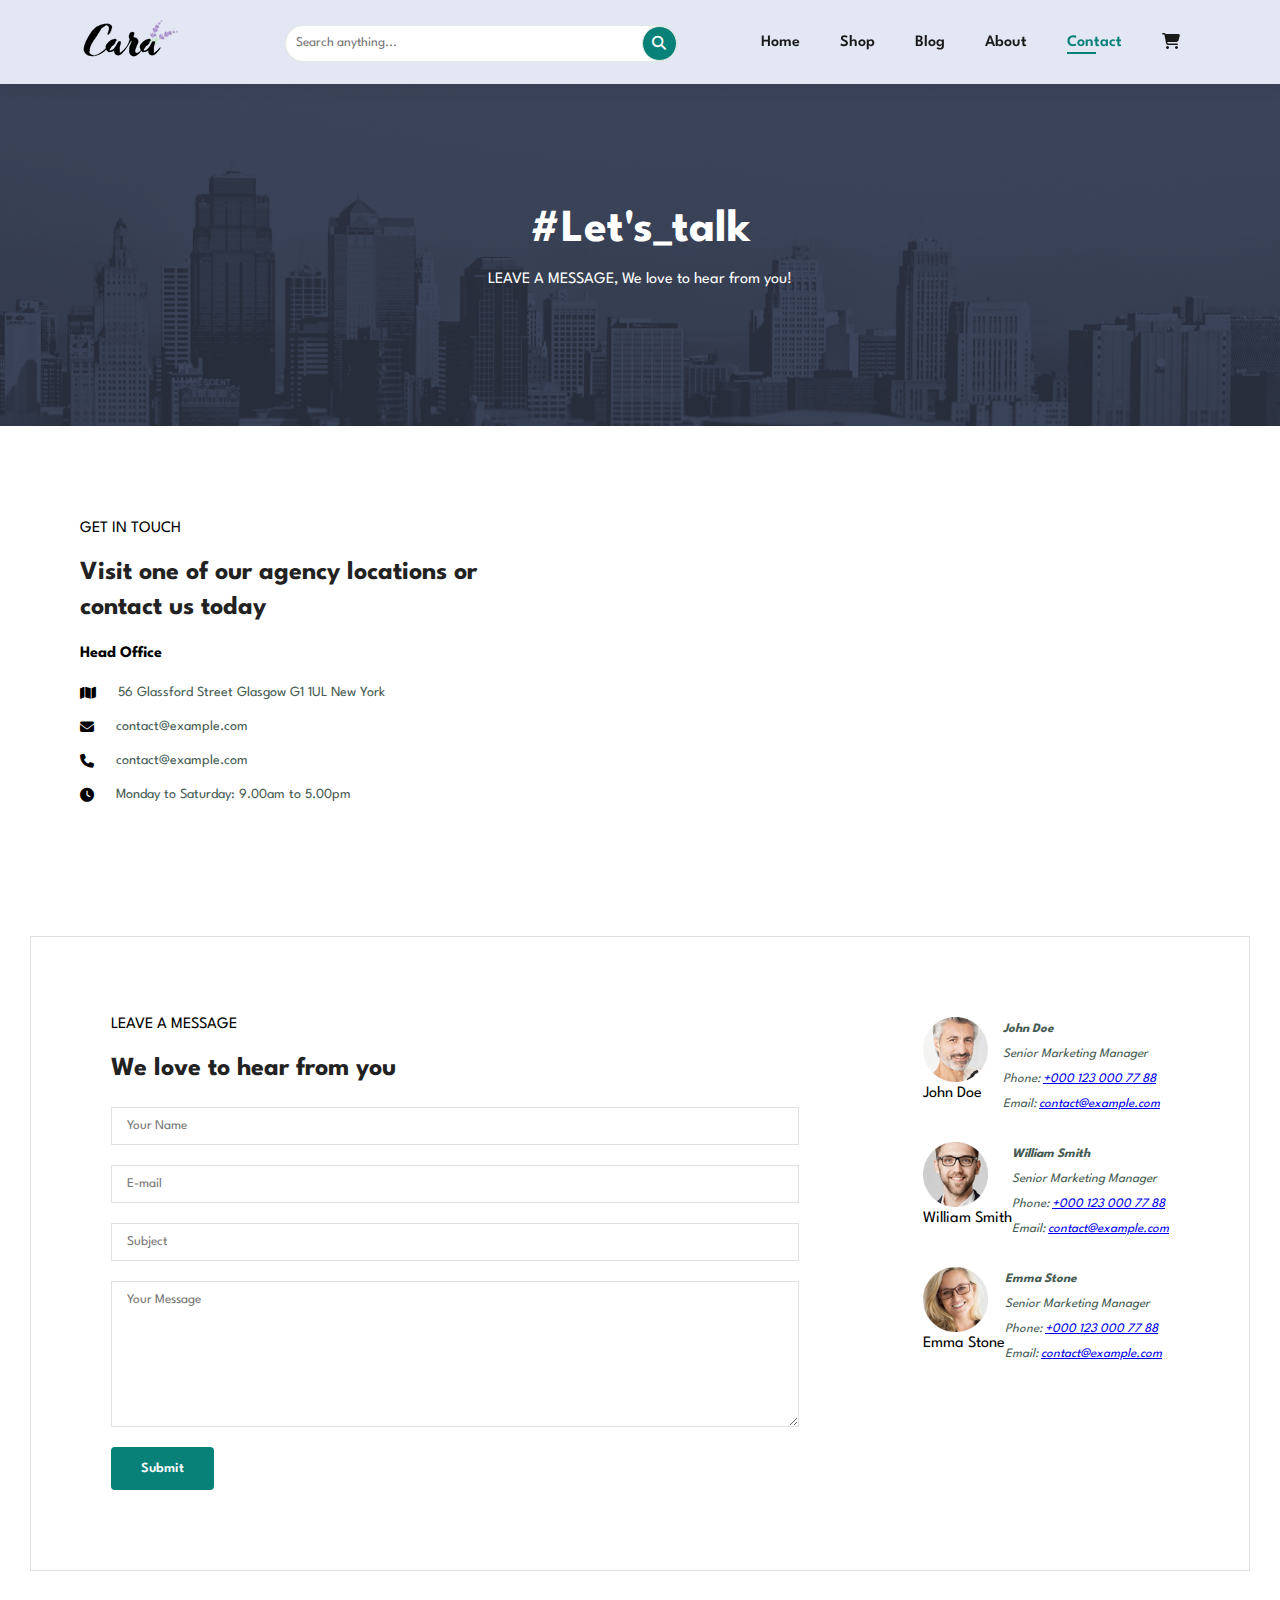
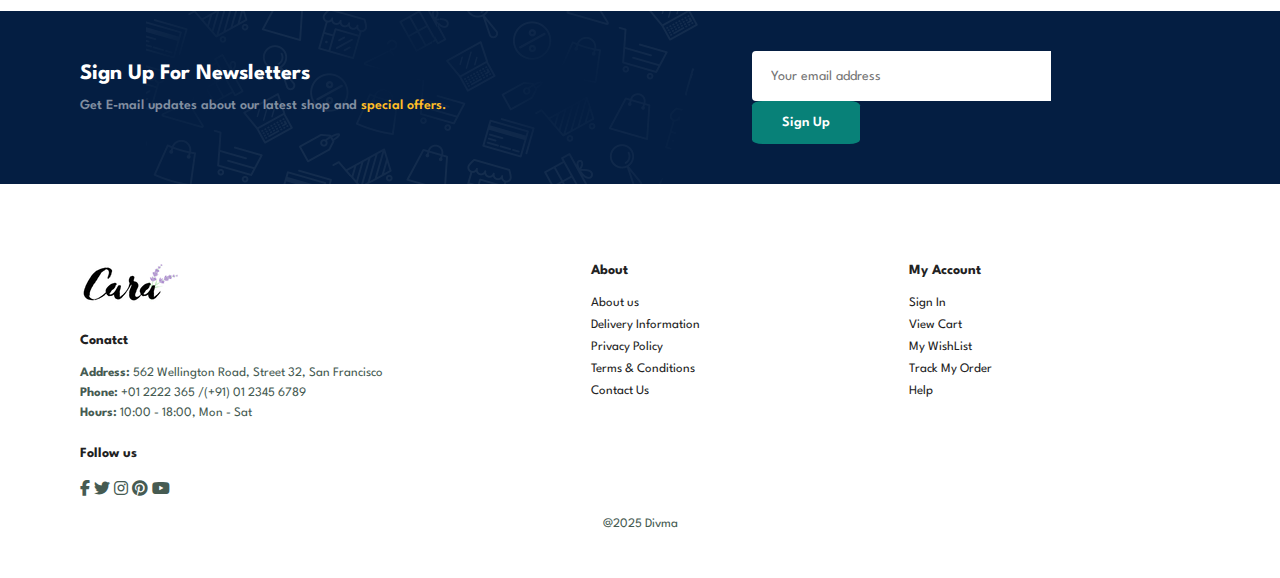
<file: contact.html>
<!DOCTYPE html>
<html lang="en">
<head>
    <meta charset="UTF-8">
    <meta name="viewport" content="width=device-width, initial-scale=1.0">
    <title>Document</title>
    <link rel="stylesheet" href="https://cdnjs.cloudflare.com/ajax/libs/font-awesome/6.7.2/css/all.min.css" integrity="sha512-Evv84Mr4kqVGRNSgIGL/F/aIDqQb7xQ2vcrdIwxfjThSH8CSR7PBEakCr51Ck+w+/U6swU2Im1vVX0SVk9ABhg==" crossorigin="anonymous" referrerpolicy="no-referrer" />
    <link rel="stylesheet" href="style.css">
</head>
<body>
    <section id="header">
        <a href="#"><img src="logo.png" class="logo"></a>
        <div id="search-bar">
            <input type="search" id="search" placeholder="Search anything...">
            <button class="normal"><i class="fa-solid fa-magnifying-glass"></i></button>
        </div>
        <div>
            <ul id="navbar">
                <li><a href="index.html">Home</a></li>
                <li><a href="shop.html">Shop</a></li>
                <li><a href="blog.html">Blog</a></li>
                <li><a href="about.html">About</a></li>
                <li><a class="active" href="contact.html">Contact</a></li>
                <li><a href="cart.html"><i class="fa-solid fa-cart-shopping"></i></a></li>
            </ul>
        </div>
    </section>

    <section id="page-header" class="about-header">
        <h2>#Let's_talk</h2>
        <p>LEAVE A MESSAGE, We love to hear from you!</p>
    </section>

    <section id="contact-details" class="section-p1">
        <div class="details">
            <span>GET IN TOUCH</span>
            <h2>Visit one of our agency locations or contact us today</h2>
            <h3>Head Office</h3>
            <div>
                <li>
                    <i class="fa-solid fa-map"></i>
                    <p>56 Glassford Street Glasgow G1 1UL New York</p>
                </li>
                <li>
                    <i class="fa-solid fa-envelope"></i>
                    <p>contact@example.com</p>
                </li>
                <li>
                    <i class="fa-solid fa-phone"></i>
                    <p>contact@example.com</p>
                </li>
                <li>
                    <i class="fa-solid fa-clock"></i>
                    <p>Monday to Saturday: 9.00am to 5.00pm</p>
                </li>
            </div>
        </div>
        <div class="map">
            <iframe src="https://www.google.com/maps/embed?pb=!1m18!1m12!1m3!1d2469.687034842547!2d-1.2570928235655132!3d51.75704619243552!2m3!1f0!2f0!3f0!3m2!1i1024!2i768!4f13.1!3m3!1m2!1s0x4876c6a9ef8c485b%3A0xd2ff1883a001afed!2sUniversity%20of%20Oxford!5e0!3m2!1sen!2sin!4v1736064461936!5m2!1sen!2sin" width="600" height="450" style="border:0;" allowfullscreen="" loading="lazy" referrerpolicy="no-referrer-when-downgrade"></iframe>
        </div>
    </section>
    <section id="form-details">
        <!-- Contact Form -->
        <form action="https://api.web3forms.com/submit" method="POST">
            <span>LEAVE A MESSAGE</span>
            <h2>We love to hear from you</h2>
            <input type="hidden" name="access_key" value="89ed4cd4-98bf-48ff-8ab1-a94b67869a5c">
            
            <label for="name"></label>
            <input type="text" id="name" name="name" placeholder="Your Name" required>
            
            <label for="email"></label>
            <input type="email" id="email" name="email" placeholder="E-mail" required>
            
            <label for="subject"></label>
            <input type="text" id="subject" name="subject" placeholder="Subject" required>
            
            <label for="message"></label>
            <textarea id="message" name="message" cols="30" rows="10" placeholder="Your Message" required></textarea>
            
            <button class="normal" type="submit">Submit</button>
        </form>
    
        <!-- Contact Details -->
        <div class="people">
            <div class="person">
                <figure>
                    <img src="people/1.png" alt="John Doe's Photo">
                    <figcaption>John Doe</figcaption>
                </figure>
                <address>
                    <p><strong>John Doe</strong><br>Senior Marketing Manager</p>
                    <p>Phone: <a href="tel:+0001230007788">+000 123 000 77 88</a></p>
                    <p>Email: <a href="mailto:contact@example.com">contact@example.com</a></p>
                </address>
            </div>
            
            <div class="person">
                <figure>
                    <img src="people/2.png" alt="William Smith's Photo">
                    <figcaption>William Smith</figcaption>
                </figure>
                <address>
                    <p><strong>William Smith</strong><br>Senior Marketing Manager</p>
                    <p>Phone: <a href="tel:+0001230007788">+000 123 000 77 88</a></p>
                    <p>Email: <a href="mailto:contact@example.com">contact@example.com</a></p>
                </address>
            </div>
            
            <div class="person">
                <figure>
                    <img src="people/3.png" alt="Emma Stone's Photo">
                    <figcaption>Emma Stone</figcaption>
                </figure>
                <address>
                    <p><strong>Emma Stone</strong><br>Senior Marketing Manager</p>
                    <p>Phone: <a href="tel:+0001230007788">+000 123 000 77 88</a></p>
                    <p>Email: <a href="mailto:contact@example.com">contact@example.com</a></p>
                </address>
            </div>
        </div>
    </section>
    

    <section id="newsletter" class="section-p1 section-m1">
        <div class="newstext">
            <h4>Sign Up For Newsletters</h4>
            <p>Get E-mail updates about our latest shop and <span>special offers.</span></p>
        </div>
        <div class="form">
            <form action="https://api.web3forms.com/submit" method="POST">
                <input type="hidden" name="access_key" value="89ed4cd4-98bf-48ff-8ab1-a94b67869a5c">
                <input type="email" name="email" placeholder="Your email address" required>
                <button type="submit" class="normal">Sign Up</button>
        </div>
    </section>

    <footer class="section-p1">
        <div class="col">
            <img class="logo" src="logo.png">
            <h4>Conatct</h4>
            <p><strong>Address:</strong> 562 Wellington Road, Street 32, San Francisco</p>
            <p><strong>Phone:</strong> +01 2222 365 /(+91) 01 2345 6789</p>
            <p><strong>Hours:</strong> 10:00 - 18:00, Mon - Sat</p>
            <div class="follow">
                <h4>Follow us</h4>
                <div class="icon">
                    <i class="fa-brands fa-facebook-f"></i>
                    <i class="fa-brands fa-twitter"></i>
                    <i class="fa-brands fa-instagram"></i>
                    <i class="fa-brands fa-pinterest"></i>
                    <i class="fa-brands fa-youtube"></i>
                </div>
            </div>
        </div>

        <div class="col">
            <h4>About</h4>
            <a href="about.html">About us</a>
            <a href="#">Delivery Information</a>
            <a href="policy.html">Privacy Policy</a>
            <a href="terms.html">Terms & Conditions</a>
            <a href="contact.html">Contact Us</a>
        </div>

        <div class="col">
            <h4>My Account</h4>
            <a href="index3.html">Sign In</a>
            <a href="cart.html">View Cart</a>
            <a href="cart.html">My WishList</a>
            <a href="#">Track My Order</a>
            <a href="help.html">Help</a>
        </div>

        <div class="col install">
        
        </div>
        <div class="copyright">
            <p>@2025 Divma </p>
        </div>
    </footer>

<script src="srcipt.js"></script> 
</body>
</html>
</file>
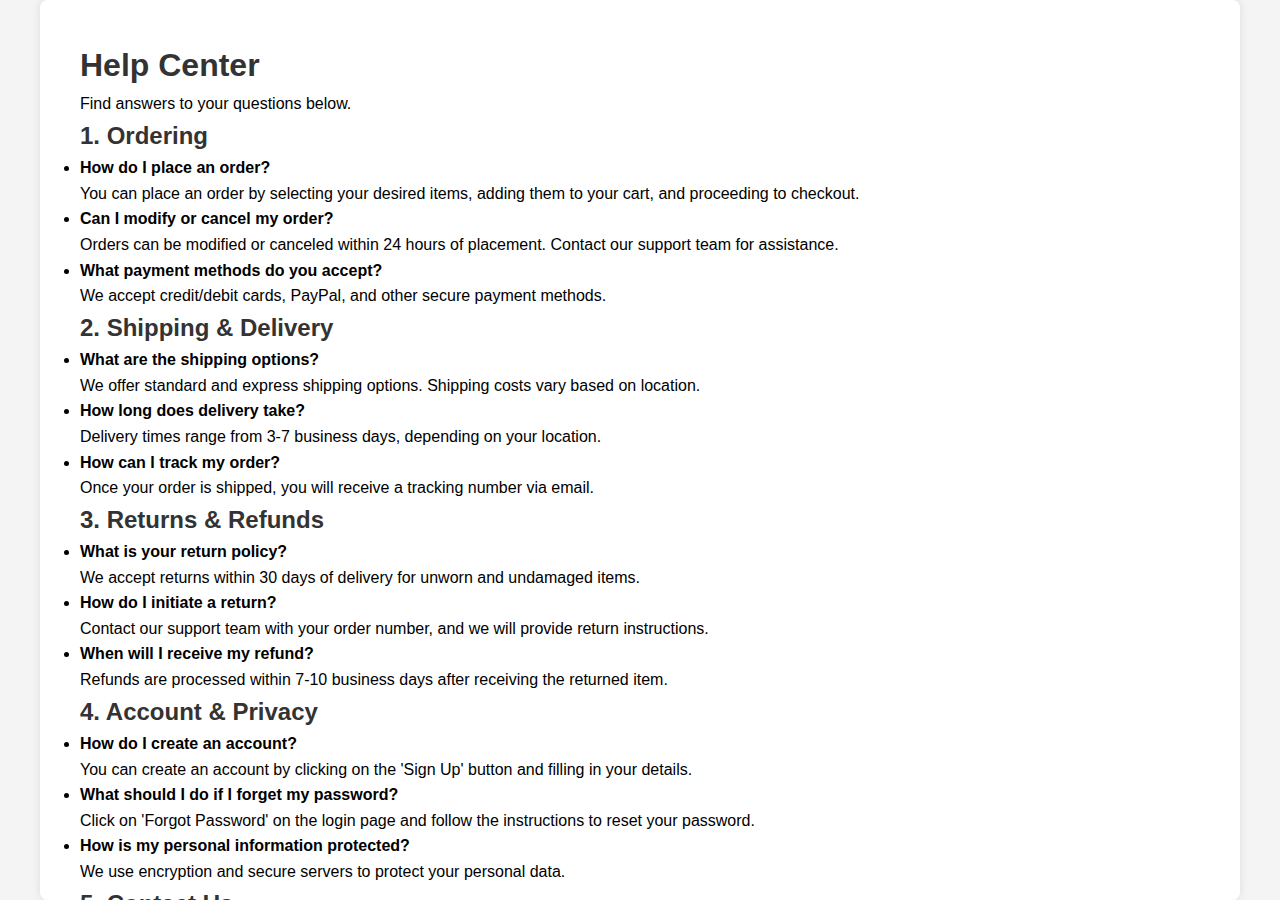
<file: help.html>
<!DOCTYPE html>
<html lang="en">
<head>
    <meta charset="UTF-8">
    <meta name="viewport" content="width=device-width, initial-scale=1.0">
    <title>Help Center</title>
    <style>
              * {
            margin: 0;
            padding: 0;
            box-sizing: border-box;
        }
        body {
            font-family: Arial, sans-serif;
            line-height: 1.6;
            background-color: #f4f4f4;
            display: flex;
            justify-content: center;
            align-items: center;
            height: 100vh;
        }
        .container {
            width: 100%;
            max-width: 1200px;
            height: 100vh;
            background: #fff;
            padding: 40px;
            overflow-y: auto;
            border-radius: 8px;
            box-shadow: 0 0 10px rgba(0, 0, 0, 0.1);
        }
        h1, h2 {
            color: #333;
        }
    </style>
</head>
<body>
    <div class="container">
        <h1>Help Center</h1>
        <p>Find answers to your questions below.</p>
        
        <h2>1. Ordering</h2>
        <ul>
            <li><strong>How do I place an order?</strong><br>You can place an order by selecting your desired items, adding them to your cart, and proceeding to checkout.</li>
            <li><strong>Can I modify or cancel my order?</strong><br>Orders can be modified or canceled within 24 hours of placement. Contact our support team for assistance.</li>
            <li><strong>What payment methods do you accept?</strong><br>We accept credit/debit cards, PayPal, and other secure payment methods.</li>
        </ul>
        
        <h2>2. Shipping & Delivery</h2>
        <ul>
            <li><strong>What are the shipping options?</strong><br>We offer standard and express shipping options. Shipping costs vary based on location.</li>
            <li><strong>How long does delivery take?</strong><br>Delivery times range from 3-7 business days, depending on your location.</li>
            <li><strong>How can I track my order?</strong><br>Once your order is shipped, you will receive a tracking number via email.</li>
        </ul>
        
        <h2>3. Returns & Refunds</h2>
        <ul>
            <li><strong>What is your return policy?</strong><br>We accept returns within 30 days of delivery for unworn and undamaged items.</li>
            <li><strong>How do I initiate a return?</strong><br>Contact our support team with your order number, and we will provide return instructions.</li>
            <li><strong>When will I receive my refund?</strong><br>Refunds are processed within 7-10 business days after receiving the returned item.</li>
        </ul>
        
        <h2>4. Account & Privacy</h2>
        <ul>
            <li><strong>How do I create an account?</strong><br>You can create an account by clicking on the 'Sign Up' button and filling in your details.</li>
            <li><strong>What should I do if I forget my password?</strong><br>Click on 'Forgot Password' on the login page and follow the instructions to reset your password.</li>
            <li><strong>How is my personal information protected?</strong><br>We use encryption and secure servers to protect your personal data.</li>
        </ul>
        
        <h2>5. Contact Us</h2>
        <p>If you need further assistance, please reach out to our support team at <strong>obakajana999@gmail.com</strong></p>
    </div>
</body>
</html>
</file>
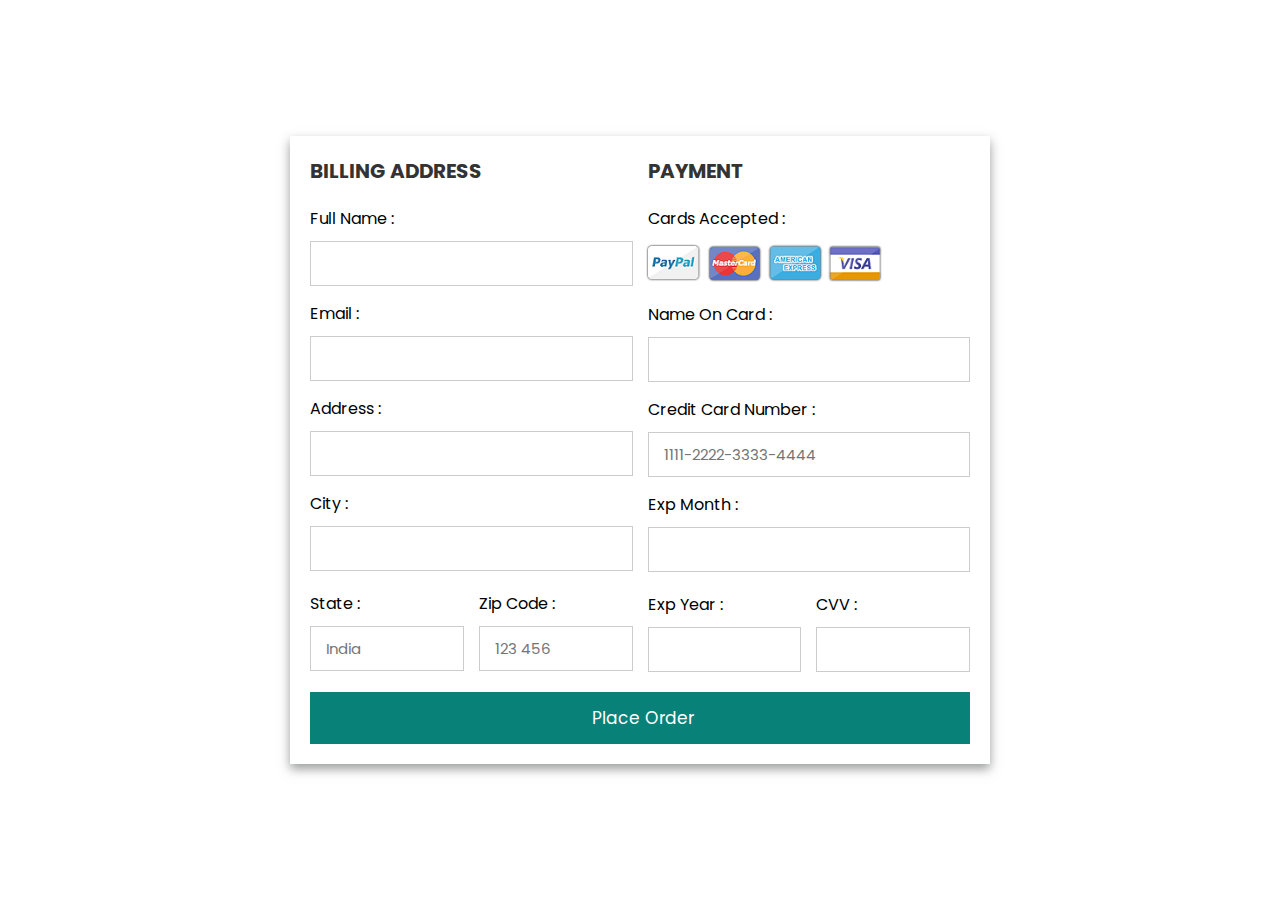
<file: indexpg.html>
<!DOCTYPE html>
<html lang="en">
<head>
    <meta charset="UTF-8">
    <meta http-equiv="X-UA-Compatible" content="IE=edge">
    <meta name="viewport" content="width=device-width, initial-scale=1.0">
    
    <!-- custom css file link  -->
    <link rel="stylesheet" href="stylepg.css">

</head>
<body>

<div class="container">

    <form action="">

        <div class="row">

            <div class="col">

                <h3 class="title">billing address</h3>

                <div class="inputBox">
                    <span>full name :</span>
                    <input type="text">
                </div>
                <div class="inputBox">
                    <span>email :</span>
                    <input type="email">
                </div>
                <div class="inputBox">
                    <span>address :</span>
                    <input type="text">
                </div>
                <div class="inputBox">
                    <span>city :</span>
                    <input type="text">
                </div>

                <div class="flex">
                    <div class="inputBox">
                        <span>state :</span>
                        <input type="text" placeholder="India">
                    </div>
                    <div class="inputBox">
                        <span>zip code :</span>
                        <input type="text" placeholder="123 456">
                    </div>
                </div>

            </div>

            <div class="col">

                <h3 class="title">payment</h3>

                <div class="inputBox">
                    <span>cards accepted :</span>
                    <img src="images/card_img.png" alt="">
                </div>
                <div class="inputBox">
                    <span>name on card :</span>
                    <input type="text">
                </div>
                <div class="inputBox">
                    <span>credit card number :</span>
                    <input type="number" placeholder="1111-2222-3333-4444">
                </div>
                <div class="inputBox">
                    <span>exp month :</span>
                    <input type="text">
                </div>

                <div class="flex">
                    <div class="inputBox">
                        <span>exp year :</span>
                        <input type="number">
                    </div>
                    <div class="inputBox">
                        <span>CVV :</span>
                        <input type="text">
                    </div>
                </div>

            </div>
    
        </div>

        <input type="submit" value=" Place order" class="submit-btn">

    </form>

</div>    
    
</body>
</html>
</file>
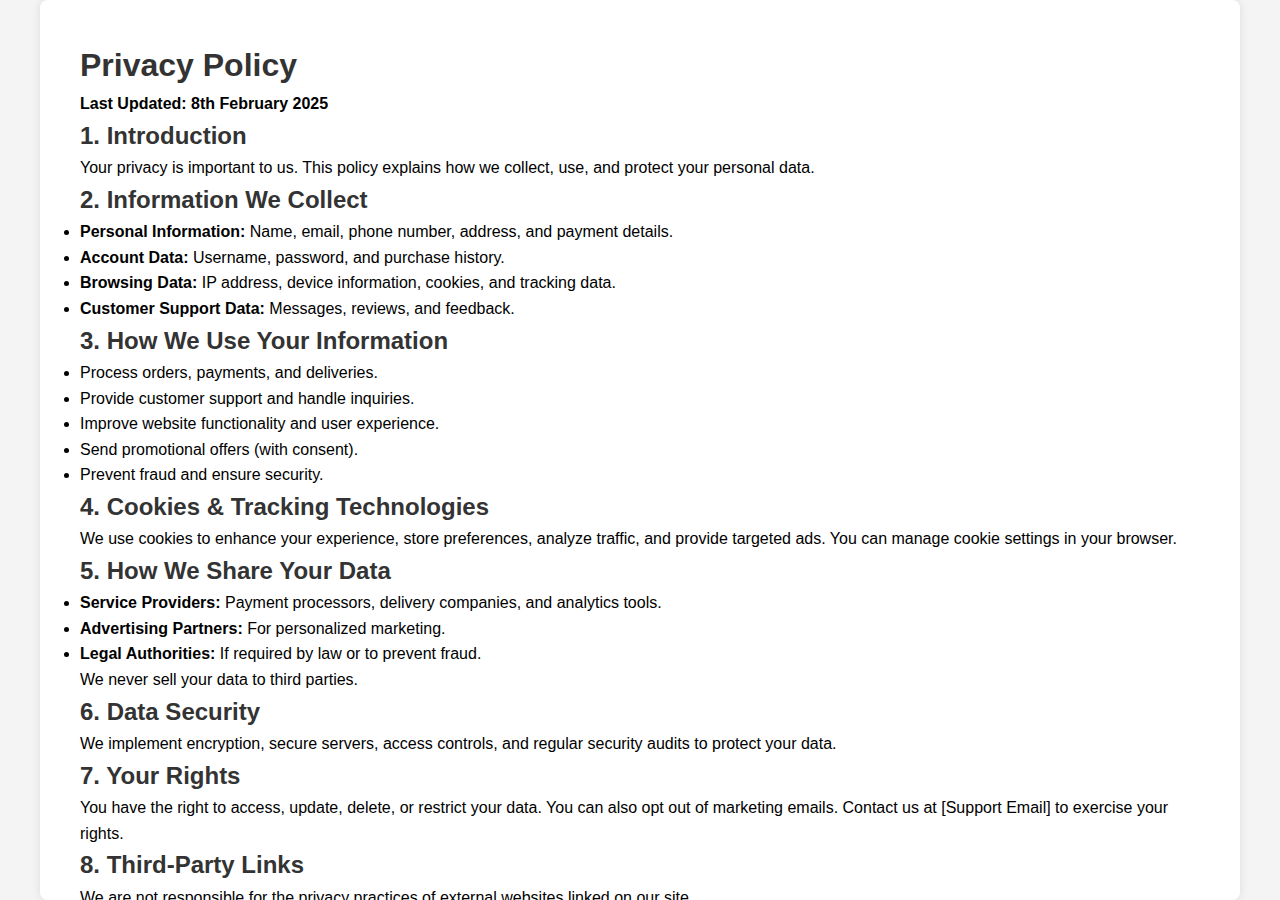
<file: policy.html>
<!DOCTYPE html>
<html lang="en">
<head>
    <meta charset="UTF-8">
    <meta name="viewport" content="width=device-width, initial-scale=1.0">
    <title>Privacy Policy</title>
    <style>
          * {
            margin: 0;
            padding: 0;
            box-sizing: border-box;
        }
        body {
            font-family: Arial, sans-serif;
            line-height: 1.6;
            background-color: #f4f4f4;
            display: flex;
            justify-content: center;
            align-items: center;
            height: 100vh;
        }
        .container {
            width: 100%;
            max-width: 1200px;
            height: 100vh;
            background: #fff;
            padding: 40px;
            overflow-y: auto;
            border-radius: 8px;
            box-shadow: 0 0 10px rgba(0, 0, 0, 0.1);
        }
        h1, h2 {
            color: #333;
        }
    </style>
</head>
<body>
    <div class="container">
        <h1>Privacy Policy</h1>
        <p><strong>Last Updated: 8th February 2025</strong></p>
        
        <h2>1. Introduction</h2>
        <p> Your privacy is important to us. This policy explains how we collect, use, and protect your personal data.</p>
        
        <h2>2. Information We Collect</h2>
        <ul>
            <li><strong>Personal Information:</strong> Name, email, phone number, address, and payment details.</li>
            <li><strong>Account Data:</strong> Username, password, and purchase history.</li>
            <li><strong>Browsing Data:</strong> IP address, device information, cookies, and tracking data.</li>
            <li><strong>Customer Support Data:</strong> Messages, reviews, and feedback.</li>
        </ul>
        
        <h2>3. How We Use Your Information</h2>
        <ul>
            <li>Process orders, payments, and deliveries.</li>
            <li>Provide customer support and handle inquiries.</li>
            <li>Improve website functionality and user experience.</li>
            <li>Send promotional offers (with consent).</li>
            <li>Prevent fraud and ensure security.</li>
        </ul>
        
        <h2>4. Cookies & Tracking Technologies</h2>
        <p>We use cookies to enhance your experience, store preferences, analyze traffic, and provide targeted ads. You can manage cookie settings in your browser.</p>
        
        <h2>5. How We Share Your Data</h2>
        <ul>
            <li><strong>Service Providers:</strong> Payment processors, delivery companies, and analytics tools.</li>
            <li><strong>Advertising Partners:</strong> For personalized marketing.</li>
            <li><strong>Legal Authorities:</strong> If required by law or to prevent fraud.</li>
        </ul>
        <p>We never sell your data to third parties.</p>
        
        <h2>6. Data Security</h2>
        <p>We implement encryption, secure servers, access controls, and regular security audits to protect your data.</p>
        
        <h2>7. Your Rights</h2>
        <p>You have the right to access, update, delete, or restrict your data. You can also opt out of marketing emails. Contact us at [Support Email] to exercise your rights.</p>
        
        <h2>8. Third-Party Links</h2>
        <p>We are not responsible for the privacy practices of external websites linked on our site.</p>
        
        <h2>9. Children’s Privacy</h2>
        <p>Our services are not intended for children under 13. We do not knowingly collect their data.</p>
        
        <h2>10. Changes to This Policy</h2>
        <p>We may update this policy periodically. Changes take effect upon posting.</p>
        
        <h2>11. Contact Us</h2>
        <p>For questions, contact <strong>obakajana999@gmail.com</strong> </p>
    </div>
</body>
</html>
</file>
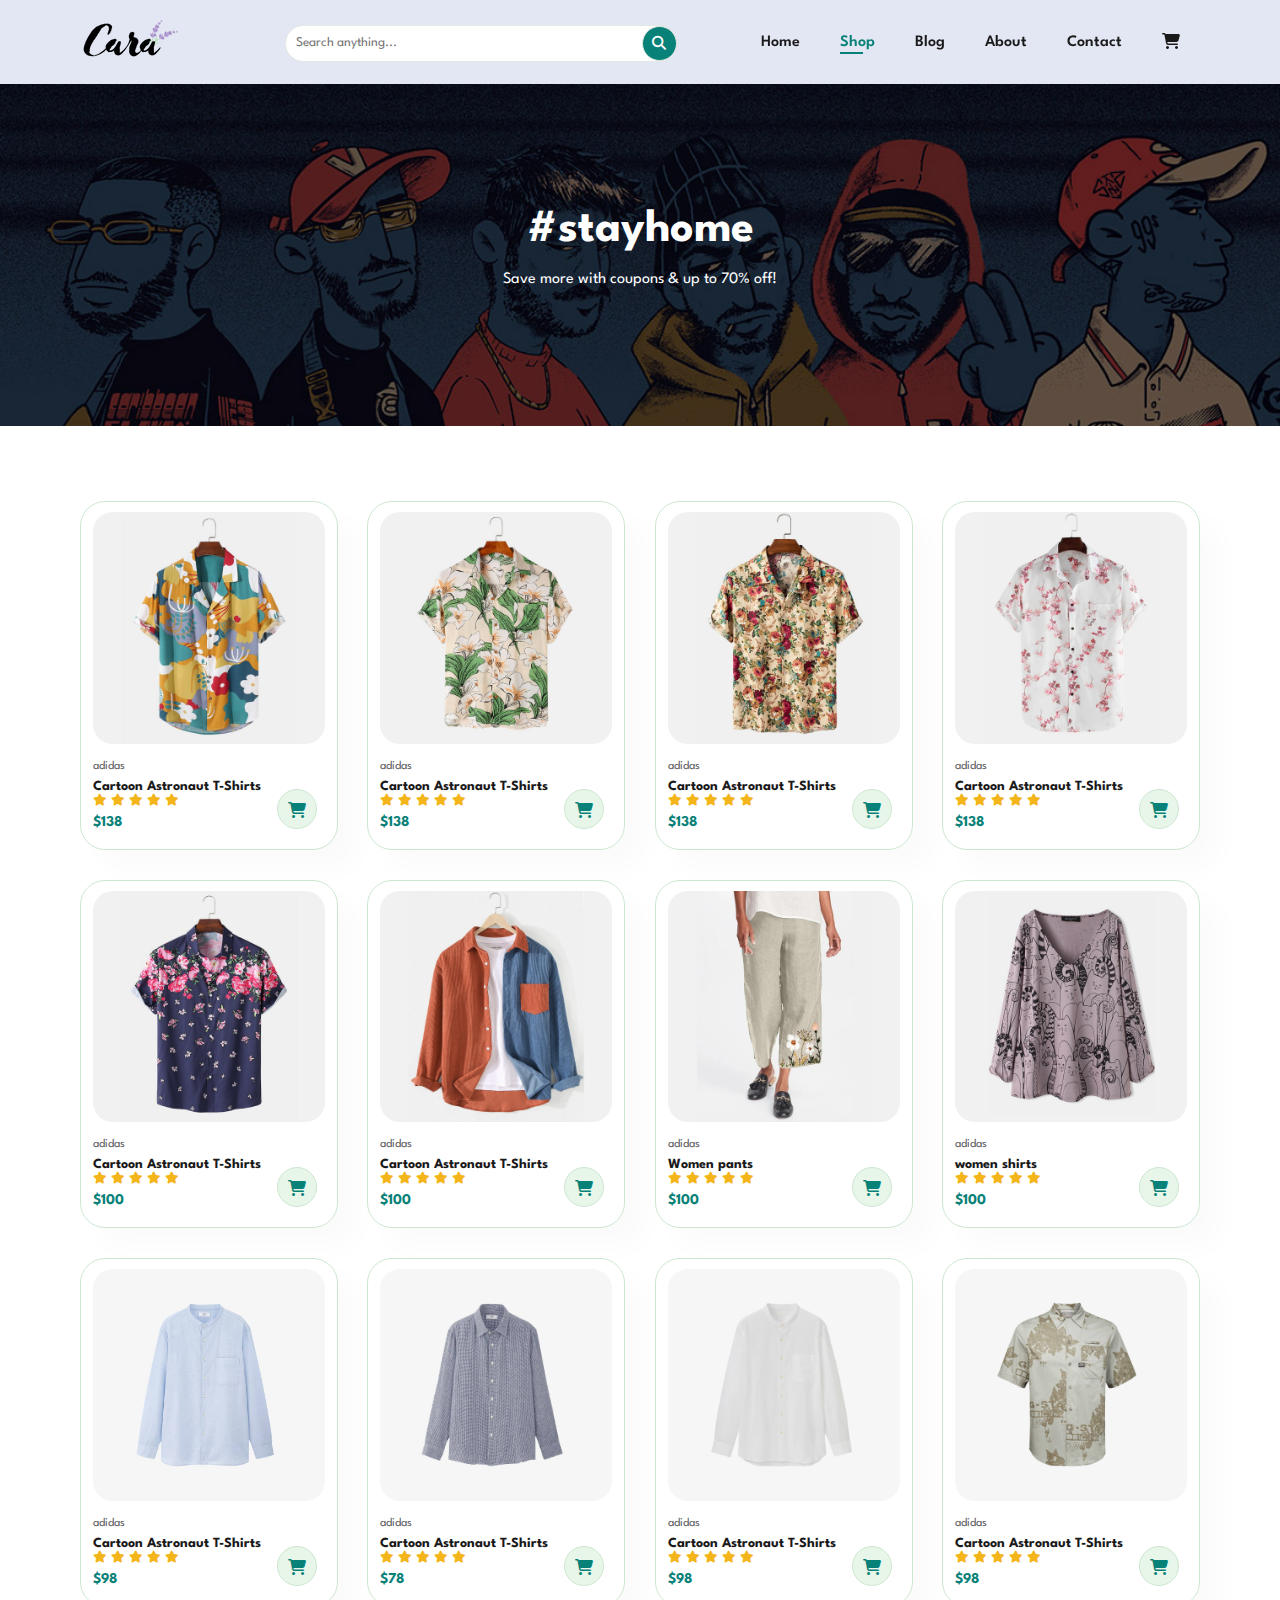
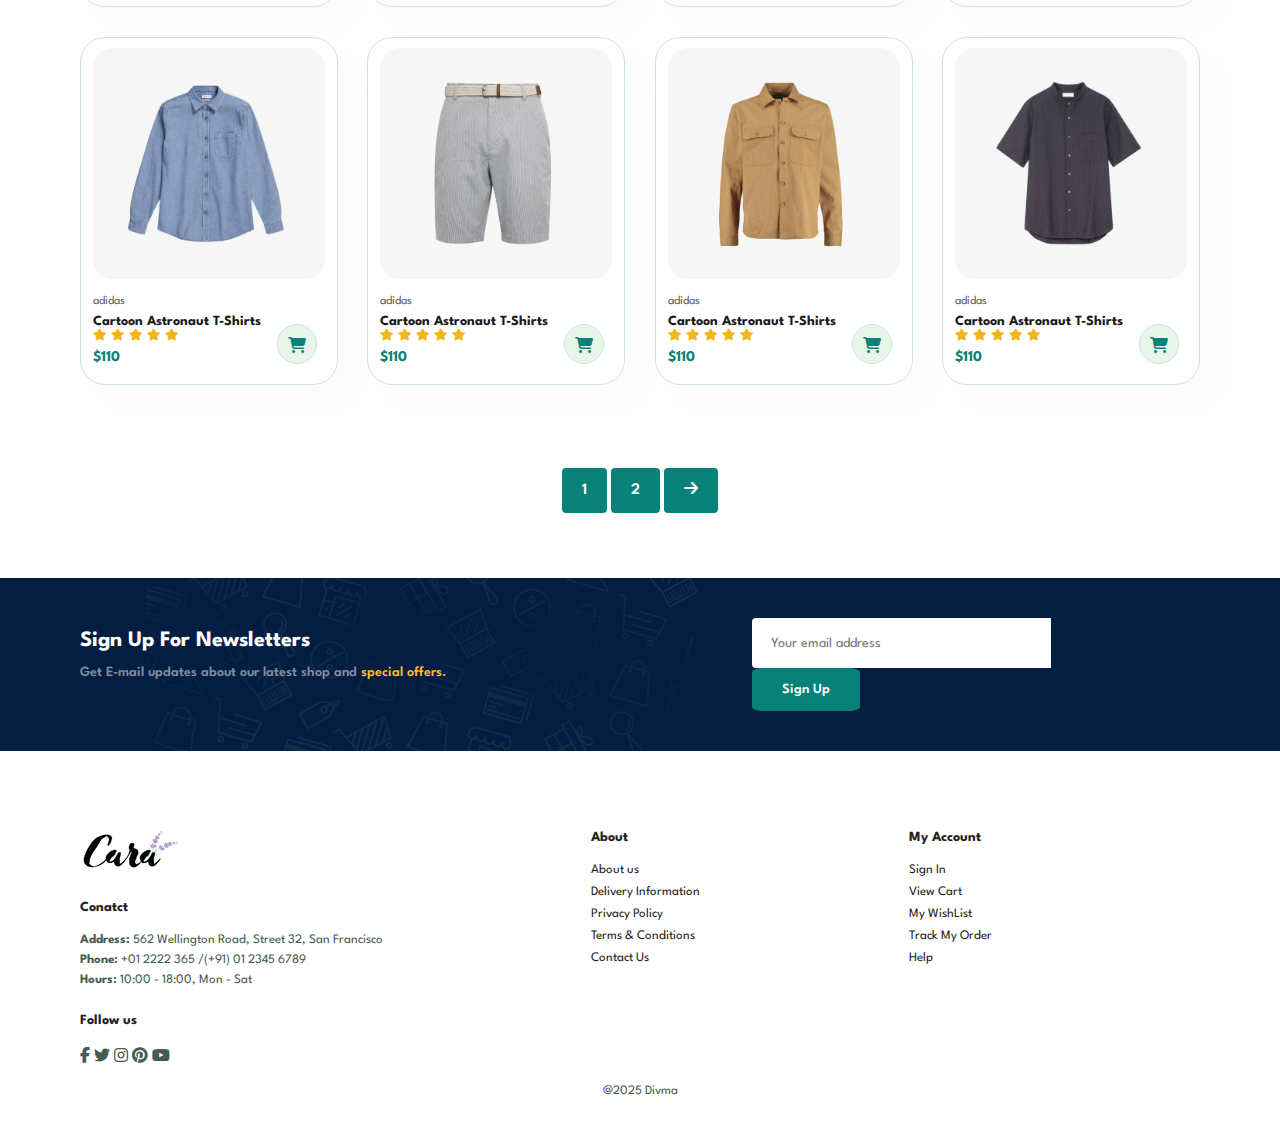
<file: shop.html>
<!DOCTYPE html>
<html lang="en">
<head>
    <meta charset="UTF-8">
    <meta name="viewport" content="width=device-width, initial-scale=1.0">
    <title>Document</title>
    <link rel="stylesheet" href="https://cdnjs.cloudflare.com/ajax/libs/font-awesome/6.7.2/css/all.min.css" integrity="sha512-Evv84Mr4kqVGRNSgIGL/F/aIDqQb7xQ2vcrdIwxfjThSH8CSR7PBEakCr51Ck+w+/U6swU2Im1vVX0SVk9ABhg==" crossorigin="anonymous" referrerpolicy="no-referrer" />
    <link rel="stylesheet" href="style.css">
</head>
<body>
    <section id="header">
        <a href="#"><img src="logo.png" class="logo"></a>
        <div id="search-bar">
            <input type="search" id="search" placeholder="Search anything...">
            <button class="normal"><i class="fa-solid fa-magnifying-glass"></i></button>
        </div>
        <div>
            <ul id="navbar">
                <li><a href="index.html">Home</a></li>
                <li><a class="active" href="shop.html">Shop</a></li>
                <li><a href="blog.html">Blog</a></li>
                <li><a href="about.html">About</a></li>
                <li><a href="contact.html">Contact</a></li>
                <li><a href="cart.html"><i class="fa-solid fa-cart-shopping"></i></a></li>
            </ul>
        </div>
    </section>

    <section id="page-header">
        <h2>#stayhome</h2>
        <p>Save more with coupons & up to 70% off!</p>
    </section>
  
    <section id="product1" class="section-p1">
        <div class="pro-container">
            <div class="pro" onclick="window.location.href='sproduct.html';">
                <img src="products/f1.jpg">
                <div class="des">
                    <span>adidas</span>
                    <h5>Cartoon Astronaut T-Shirts</h5>
                    <div class="star">
                        <i class="fas fa-star"></i>
                        <i class="fas fa-star"></i>
                        <i class="fas fa-star"></i>
                        <i class="fas fa-star"></i>
                        <i class="fas fa-star"></i>
                    </div>
                    <h4>$138</h4>
                </div>
                <a href="#"><i class="fa-solid fa-cart-shopping cart"></i></a>
            </div>
            <div class="pro"  onclick="window.location.href='sproduct.html';">
                <img src="products/f2.jpg">
                <div class="des">
                    <span>adidas</span>
                    <h5>Cartoon Astronaut T-Shirts</h5>
                    <div class="star">
                        <i class="fas fa-star"></i>
                        <i class="fas fa-star"></i>
                        <i class="fas fa-star"></i>
                        <i class="fas fa-star"></i>
                        <i class="fas fa-star"></i>
                    </div>
                    <h4>$138</h4>
                </div>
                <a href="#"><i class="fa-solid fa-cart-shopping cart"></i></a>
            </div>
            <div class="pro"  onclick="window.location.href='sproduct.html';">
                <img src="products/f3.jpg">
                <div class="des">
                    <span>adidas</span>
                    <h5>Cartoon Astronaut T-Shirts</h5>
                    <div class="star">
                        <i class="fas fa-star"></i>
                        <i class="fas fa-star"></i>
                        <i class="fas fa-star"></i>
                        <i class="fas fa-star"></i>
                        <i class="fas fa-star"></i>
                    </div>
                    <h4>$138</h4>
                </div>
                <a href="#"><i class="fa-solid fa-cart-shopping cart"></i></a>
            </div>
            <div class="pro"  onclick="window.location.href='sproduct.html';">
                <img src="products/f4.jpg">
                <div class="des">
                    <span>adidas</span>
                    <h5>Cartoon Astronaut T-Shirts</h5>
                    <div class="star">
                        <i class="fas fa-star"></i>
                        <i class="fas fa-star"></i>
                        <i class="fas fa-star"></i>
                        <i class="fas fa-star"></i>
                        <i class="fas fa-star"></i>
                    </div>
                    <h4>$138</h4>
                </div>
                <a href="#"><i class="fa-solid fa-cart-shopping cart"></i></a>
            </div>
            <div class="pro"  onclick="window.location.href='sproduct2.html';">
                <img src="products/f5.jpg">
                <div class="des">
                    <span>adidas</span>
                    <h5>Cartoon Astronaut T-Shirts</h5>
                    <div class="star">
                        <i class="fas fa-star"></i>
                        <i class="fas fa-star"></i>
                        <i class="fas fa-star"></i>
                        <i class="fas fa-star"></i>
                        <i class="fas fa-star"></i>
                    </div>
                    <h4>$100</h4>
                </div>
                <a href="#"><i class="fa-solid fa-cart-shopping cart"></i></a>
            </div>
            <div class="pro"  onclick="window.location.href='sproduct2.html';">
                <img src="products/f6.jpg">
                <div class="des">
                    <span>adidas</span>
                    <h5>Cartoon Astronaut T-Shirts</h5>
                    <div class="star">
                        <i class="fas fa-star"></i>
                        <i class="fas fa-star"></i>
                        <i class="fas fa-star"></i>
                        <i class="fas fa-star"></i>
                        <i class="fas fa-star"></i>
                    </div>
                    <h4>$100</h4>
                </div>
                <a href="#"><i class="fa-solid fa-cart-shopping cart"></i></a>
            </div>
            <div class="pro"  onclick="window.location.href='sproduct2.html';">
                <img src="products/f7.jpg">
                <div class="des">
                    <span>adidas</span>
                    <h5>Women pants</h5>
                    <div class="star">
                        <i class="fas fa-star"></i>
                        <i class="fas fa-star"></i>
                        <i class="fas fa-star"></i>
                        <i class="fas fa-star"></i>
                        <i class="fas fa-star"></i>
                    </div>
                    <h4>$100</h4>
                </div>
                <a href="#"><i class="fa-solid fa-cart-shopping cart"></i></a>
            </div>
            <div class="pro"  onclick="window.location.href='sproduct2.html';">
                <img src="products/f8.jpg">
                <div class="des">
                    <span>adidas</span>
                    <h5>women shirts</h5>
                    <div class="star">
                        <i class="fas fa-star"></i>
                        <i class="fas fa-star"></i>
                        <i class="fas fa-star"></i>
                        <i class="fas fa-star"></i>
                        <i class="fas fa-star"></i>
                    </div>
                    <h4>$100</h4>
                </div>
                <a href="#"><i class="fa-solid fa-cart-shopping cart"></i></a>
            </div>
            <div class="pro" onclick="window.location.href='sproduct3.html';">
                <img src="products/n1.jpg">
                <div class="des">
                    <span>adidas</span>
                    <h5>Cartoon Astronaut T-Shirts</h5>
                    <div class="star">
                        <i class="fas fa-star"></i>
                        <i class="fas fa-star"></i>
                        <i class="fas fa-star"></i>
                        <i class="fas fa-star"></i>
                        <i class="fas fa-star"></i>
                    </div>
                    <h4>$98</h4>
                </div>
                <a href="#"><i class="fa-solid fa-cart-shopping cart"></i></a>
            </div>
            <div class="pro" onclick="window.location.href='sproduct3.html';">
                <img src="products/n2.jpg">
                <div class="des">
                    <span>adidas</span>
                    <h5>Cartoon Astronaut T-Shirts</h5>
                    <div class="star">
                        <i class="fas fa-star"></i>
                        <i class="fas fa-star"></i>
                        <i class="fas fa-star"></i>
                        <i class="fas fa-star"></i>
                        <i class="fas fa-star"></i>
                    </div>
                    <h4>$78</h4>
                </div>
                <a href="#"><i class="fa-solid fa-cart-shopping cart"></i></a>
            </div>
            <div class="pro" onclick="window.location.href='sproduct3.html';">
                <img src="products/n3.jpg">
                <div class="des">
                    <span>adidas</span>
                    <h5>Cartoon Astronaut T-Shirts</h5>
                    <div class="star">
                        <i class="fas fa-star"></i>
                        <i class="fas fa-star"></i>
                        <i class="fas fa-star"></i>
                        <i class="fas fa-star"></i>
                        <i class="fas fa-star"></i>
                    </div>
                    <h4>$98</h4>
                </div>
                <a href="#"><i class="fa-solid fa-cart-shopping cart"></i></a>
            </div>
            <div class="pro" onclick="window.location.href='sproduct3.html';">
                <img src="products/n4.jpg">
                <div class="des">
                    <span>adidas</span>
                    <h5>Cartoon Astronaut T-Shirts</h5>
                    <div class="star">
                        <i class="fas fa-star"></i>
                        <i class="fas fa-star"></i>
                        <i class="fas fa-star"></i>
                        <i class="fas fa-star"></i>
                        <i class="fas fa-star"></i>
                    </div>
                    <h4>$98</h4>
                </div>
                <a href="#"><i class="fa-solid fa-cart-shopping cart"></i></a>
            </div>
            <div class="pro"  onclick="window.location.href='sproduct4.html';">
                <img src="products/n5.jpg">
                <div class="des">
                    <span>adidas</span>
                    <h5>Cartoon Astronaut T-Shirts</h5>
                    <div class="star">
                        <i class="fas fa-star"></i>
                        <i class="fas fa-star"></i>
                        <i class="fas fa-star"></i>
                        <i class="fas fa-star"></i>
                        <i class="fas fa-star"></i>
                    </div>
                    <h4>$110</h4>
                </div>
                <a href="#"><i class="fa-solid fa-cart-shopping cart"></i></a>
            </div>
            <div class="pro"  onclick="window.location.href='sproduct4.html';">
                <img src="products/n6.jpg">
                <div class="des">
                    <span>adidas</span>
                    <h5>Cartoon Astronaut T-Shirts</h5>
                    <div class="star">
                        <i class="fas fa-star"></i>
                        <i class="fas fa-star"></i>
                        <i class="fas fa-star"></i>
                        <i class="fas fa-star"></i>
                        <i class="fas fa-star"></i>
                    </div>
                    <h4>$110</h4>
                </div>
                <a href="#"><i class="fa-solid fa-cart-shopping cart"></i></a>
            </div>
            <div class="pro"  onclick="window.location.href='sproduct4.html';">
                <img src="products/n7.jpg">
                <div class="des">
                    <span>adidas</span>
                    <h5>Cartoon Astronaut T-Shirts</h5>
                    <div class="star">
                        <i class="fas fa-star"></i>
                        <i class="fas fa-star"></i>
                        <i class="fas fa-star"></i>
                        <i class="fas fa-star"></i>
                        <i class="fas fa-star"></i>
                    </div>
                    <h4>$110</h4>
                </div>
                <a href="#"><i class="fa-solid fa-cart-shopping cart"></i></a>
            </div>
            <div class="pro"  onclick="window.location.href='sproduct4.html';">
                <img src="products/n8.jpg">
                <div class="des">
                    <span>adidas</span>
                    <h5>Cartoon Astronaut T-Shirts</h5>
                    <div class="star">
                        <i class="fas fa-star"></i>
                        <i class="fas fa-star"></i>
                        <i class="fas fa-star"></i>
                        <i class="fas fa-star"></i>
                        <i class="fas fa-star"></i>
                    </div>
                    <h4>$110</h4>
                </div>
                <a href="#"><i class="fa-solid fa-cart-shopping cart"></i></a>
            </div>
        </div>
    </section>

    <section id="pagination" class="section-p1">
        <a href="#">1</a>
        <a href="#">2</a>
        <a href="#"><i class="fa-solid fa-arrow-right"></i></a>
    </section>

    <section id="newsletter" class="section-p1 section-m1">
        <div class="newstext">
            <h4>Sign Up For Newsletters</h4>
            <p>Get E-mail updates about our latest shop and <span>special offers.</span></p>
        </div>
        <div class="form">
            <form action="https://api.web3forms.com/submit" method="POST">
                <input type="hidden" name="access_key" value="89ed4cd4-98bf-48ff-8ab1-a94b67869a5c">
                <input type="email" name="email" placeholder="Your email address" required>
                <button type="submit" class="normal">Sign Up</button>
        </div>
    </section>

    <footer class="section-p1">
        <div class="col">
            <img class="logo" src="logo.png">
            <h4>Conatct</h4>
            <p><strong>Address:</strong> 562 Wellington Road, Street 32, San Francisco</p>
            <p><strong>Phone:</strong> +01 2222 365 /(+91) 01 2345 6789</p>
            <p><strong>Hours:</strong> 10:00 - 18:00, Mon - Sat</p>
            <div class="follow">
                <h4>Follow us</h4>
                <div class="icon">
                    <i class="fa-brands fa-facebook-f"></i>
                    <i class="fa-brands fa-twitter"></i>
                    <i class="fa-brands fa-instagram"></i>
                    <i class="fa-brands fa-pinterest"></i>
                    <i class="fa-brands fa-youtube"></i>
                </div>
            </div>
        </div>

        <div class="col">
            <h4>About</h4>
            <a href="about.html">About us</a>
            <a href="#">Delivery Information</a>
            <a href="policy.html">Privacy Policy</a>
            <a href="terms.html">Terms & Conditions</a>
            <a href="contact.html">Contact Us</a>
        </div>

        <div class="col">
            <h4>My Account</h4>
            <a href="index3.html">Sign In</a>
            <a href="cart.html">View Cart</a>
            <a href="cart.html">My WishList</a>
            <a href="#">Track My Order</a>
            <a href="help.html">Help</a>
        </div>

        <div class="col install">
        
        </div>
        <div class="copyright">
            <p>@2025 Divma </p>
        </div>
    </footer>

<script src="srcipt.js"></script> 
</body>
</html>
</file>
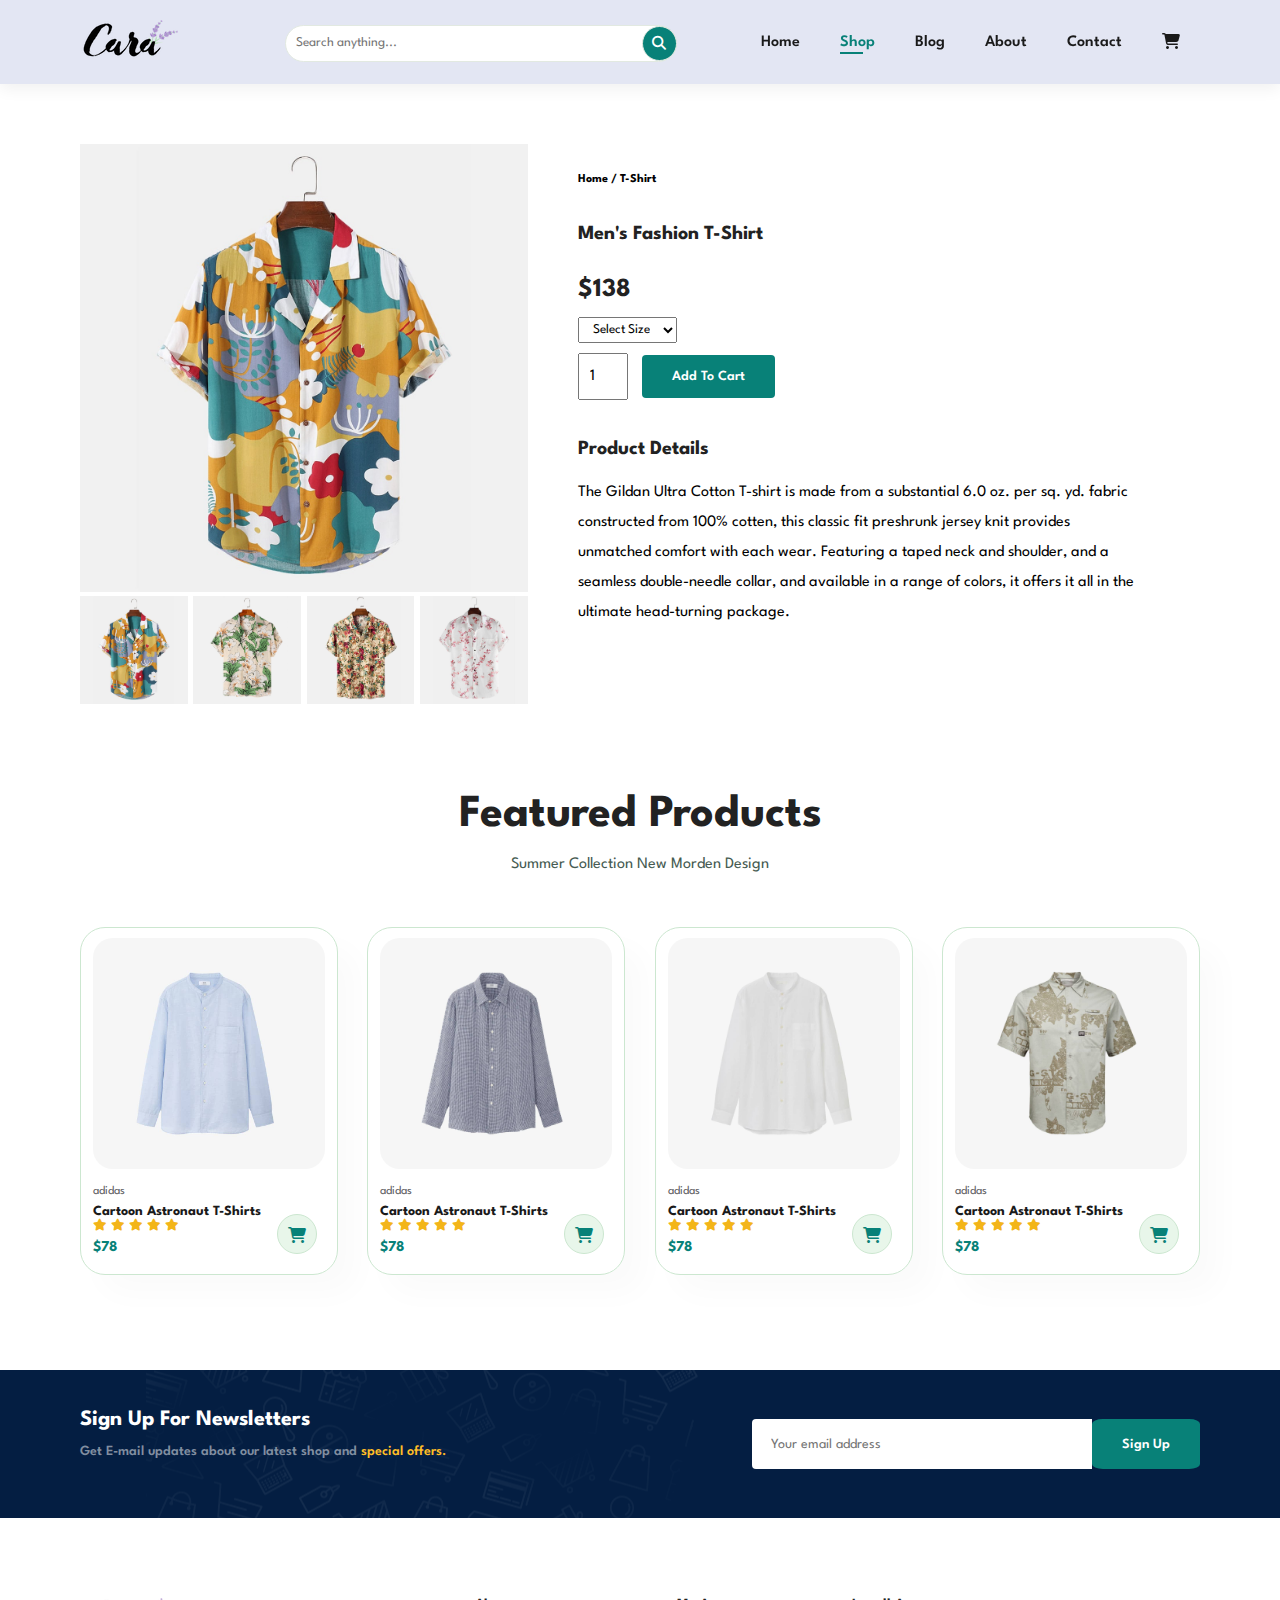
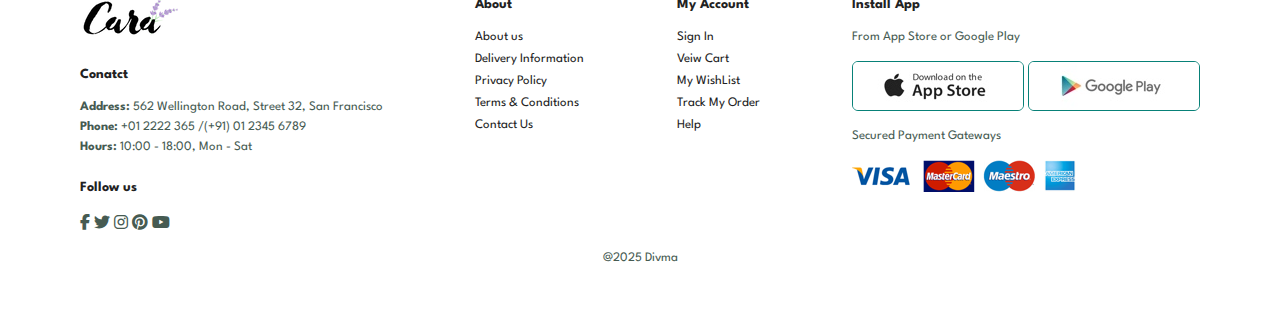
<file: sproduct.html>
<!DOCTYPE html>
<html lang="en">
<head>
    <meta charset="UTF-8">
    <meta name="viewport" content="width=device-width, initial-scale=1.0">
    <title>Document</title>
    <link rel="stylesheet" href="https://cdnjs.cloudflare.com/ajax/libs/font-awesome/6.7.2/css/all.min.css" integrity="sha512-Evv84Mr4kqVGRNSgIGL/F/aIDqQb7xQ2vcrdIwxfjThSH8CSR7PBEakCr51Ck+w+/U6swU2Im1vVX0SVk9ABhg==" crossorigin="anonymous" referrerpolicy="no-referrer" />
    <link rel="stylesheet" href="style.css">
</head>
<body>
    <section id="header">
        <a href="#"><img src="logo.png" class="logo"></a>
        <div id="search-bar">
            <input type="search" id="search" placeholder="Search anything...">
            <button class="normal"><i class="fa-solid fa-magnifying-glass"></i></button>
        </div>
        <div>
            <ul id="navbar">
                <li><a href="index.html">Home</a></li>
                <li><a class="active" href="shop.html">Shop</a></li>
                <li><a href="blog.html">Blog</a></li>
                <li><a href="about.html">About</a></li>
                <li><a href="contact.html">Contact</a></li>
                <li><a href="cart.html"><i class="fa-solid fa-cart-shopping"></i></a></li>
            </ul>
        </div>
    </section>

    <section id="prodetails" class="section-p1">
        <div class="single-pro-image">
            <img src="products/f1.jpg" width="100%" id="MainImg">
            <div class="small-img-group">
                <div class="small-img-col">
                    <img src="products/f1.jpg" width="100%" class="small-img">
                </div>
                <div class="small-img-col">
                    <img src="products/f2.jpg" width="100%" class="small-img">
                </div>
                <div class="small-img-col">
                    <img src="products/f3.jpg" width="100%" class="small-img">
                </div>
                <div class="small-img-col">
                    <img src="products/f4.jpg" width="100%" class="small-img">
                </div>
            </div>
        </div>
        <div class="single-pro-details">
            <h6>Home / T-Shirt</h6>
            <h4>Men's Fashion T-Shirt</h4>
            <h2>$138</h2>
            <select>
                <option>Select Size</option>
                <option>XL</option>
                <option>XXL</option>
                <option>Small</option>
                <option>Mediem</option>
                <option>Large</option>
            </select>
            <input type="number" value="1">
            <button class="normal">Add To Cart</button>
            <h4>Product Details</h4>
            <span>The Gildan Ultra Cotton T-shirt is made from a substantial 6.0 oz. per sq. yd. fabric constructed from 100% cotten, this classic fit preshrunk jersey knit provides unmatched comfort with each wear. Featuring a taped neck and shoulder, and a seamless double-needle collar, and available in a range of colors, it offers it all in the ultimate head-turning package.</span>
        </div>
    </section>

    <section id="product1" class="section-p1">
        <h2>Featured Products</h2>
        <p>Summer Collection New Morden Design</p>
        <div class="pro-container">
            <div class="pro">
                <img src="products/n1.jpg">
                <div class="des">
                    <span>adidas</span>
                    <h5>Cartoon Astronaut T-Shirts</h5>
                    <div class="star">
                        <i class="fas fa-star"></i>
                        <i class="fas fa-star"></i>
                        <i class="fas fa-star"></i>
                        <i class="fas fa-star"></i>
                        <i class="fas fa-star"></i>
                    </div>
                    <h4>$78</h4>
                </div>
                <a href="#"><i class="fa-solid fa-cart-shopping cart"></i></a>
            </div>
            <div class="pro">
                <img src="products/n2.jpg">
                <div class="des">
                    <span>adidas</span>
                    <h5>Cartoon Astronaut T-Shirts</h5>
                    <div class="star">
                        <i class="fas fa-star"></i>
                        <i class="fas fa-star"></i>
                        <i class="fas fa-star"></i>
                        <i class="fas fa-star"></i>
                        <i class="fas fa-star"></i>
                    </div>
                    <h4>$78</h4>
                </div>
                <a href="#"><i class="fa-solid fa-cart-shopping cart"></i></a>
            </div>
            <div class="pro">
                <img src="products/n3.jpg">
                <div class="des">
                    <span>adidas</span>
                    <h5>Cartoon Astronaut T-Shirts</h5>
                    <div class="star">
                        <i class="fas fa-star"></i>
                        <i class="fas fa-star"></i>
                        <i class="fas fa-star"></i>
                        <i class="fas fa-star"></i>
                        <i class="fas fa-star"></i>
                    </div>
                    <h4>$78</h4>
                </div>
                <a href="#"><i class="fa-solid fa-cart-shopping cart"></i></a>
            </div>
            <div class="pro">
                <img src="products/n4.jpg">
                <div class="des">
                    <span>adidas</span>
                    <h5>Cartoon Astronaut T-Shirts</h5>
                    <div class="star">
                        <i class="fas fa-star"></i>
                        <i class="fas fa-star"></i>
                        <i class="fas fa-star"></i>
                        <i class="fas fa-star"></i>
                        <i class="fas fa-star"></i>
                    </div>
                    <h4>$78</h4>
                </div>
                <a href="#"><i class="fa-solid fa-cart-shopping cart"></i></a>
            </div>
        </div>
    </section>

    <section id="newsletter" class="section-p1 section-m1">
        <div class="newstext">
            <h4>Sign Up For Newsletters</h4>
            <p>Get E-mail updates about our latest shop and <span>special offers.</span></p>
        </div>
        <div class="form">
            <input type="text" placeholder="Your email address">
            <button class="normal">Sign Up</button>
        </div>
    </section>

    <footer class="section-p1">
        <div class="col">
            <img class="logo" src="logo.png">
            <h4>Conatct</h4>
            <p><strong>Address:</strong> 562 Wellington Road, Street 32, San Francisco</p>
            <p><strong>Phone:</strong> +01 2222 365 /(+91) 01 2345 6789</p>
            <p><strong>Hours:</strong> 10:00 - 18:00, Mon - Sat</p>
            <div class="follow">
                <h4>Follow us</h4>
                <div class="icon">
                    <i class="fa-brands fa-facebook-f"></i>
                    <i class="fa-brands fa-twitter"></i>
                    <i class="fa-brands fa-instagram"></i>
                    <i class="fa-brands fa-pinterest"></i>
                    <i class="fa-brands fa-youtube"></i>
                </div>
            </div>
        </div>

        <div class="col">
            <h4>About</h4>
            <a href="#">About us</a>
            <a href="#">Delivery Information</a>
            <a href="#">Privacy Policy</a>
            <a href="#">Terms & Conditions</a>
            <a href="#">Contact Us</a>
        </div>

        <div class="col">
            <h4>My Account</h4>
            <a href="#">Sign In</a>
            <a href="#">Veiw Cart</a>
            <a href="#">My WishList</a>
            <a href="#">Track My Order</a>
            <a href="#">Help</a>
        </div>

        <div class="col install">
            <h4>Install App</h4>
            <p>From App Store or Google Play</p>
            <div class="row">
                <img src="pay/app.jpg">
                <img src="pay/play.jpg">
            </div>
                <p>Secured Payment Gateways</p>
                <img src="pay/pay.png" alt="">
        </div>
        <div class="copyright">
            <p>@2025 Divma</p>
        </div>
    </footer>

    <script>
        var Mainimg = document.getElementById("MainImg");
        var smallimg = document.getElementsByClassName("small-img");

        smallimg[0].onclick = function(){
            Mainimg.src = smallimg[0].src;
        }
        smallimg[1].onclick = function(){
            Mainimg.src = smallimg[1].src;
        }
        smallimg[2].onclick = function(){
            Mainimg.src = smallimg[2].src;
        }
        smallimg[3].onclick = function(){
            Mainimg.src = smallimg[3].src;
        }
    </script>

<script src="srcipt.js"></script> 
</body>
</html>
</file>
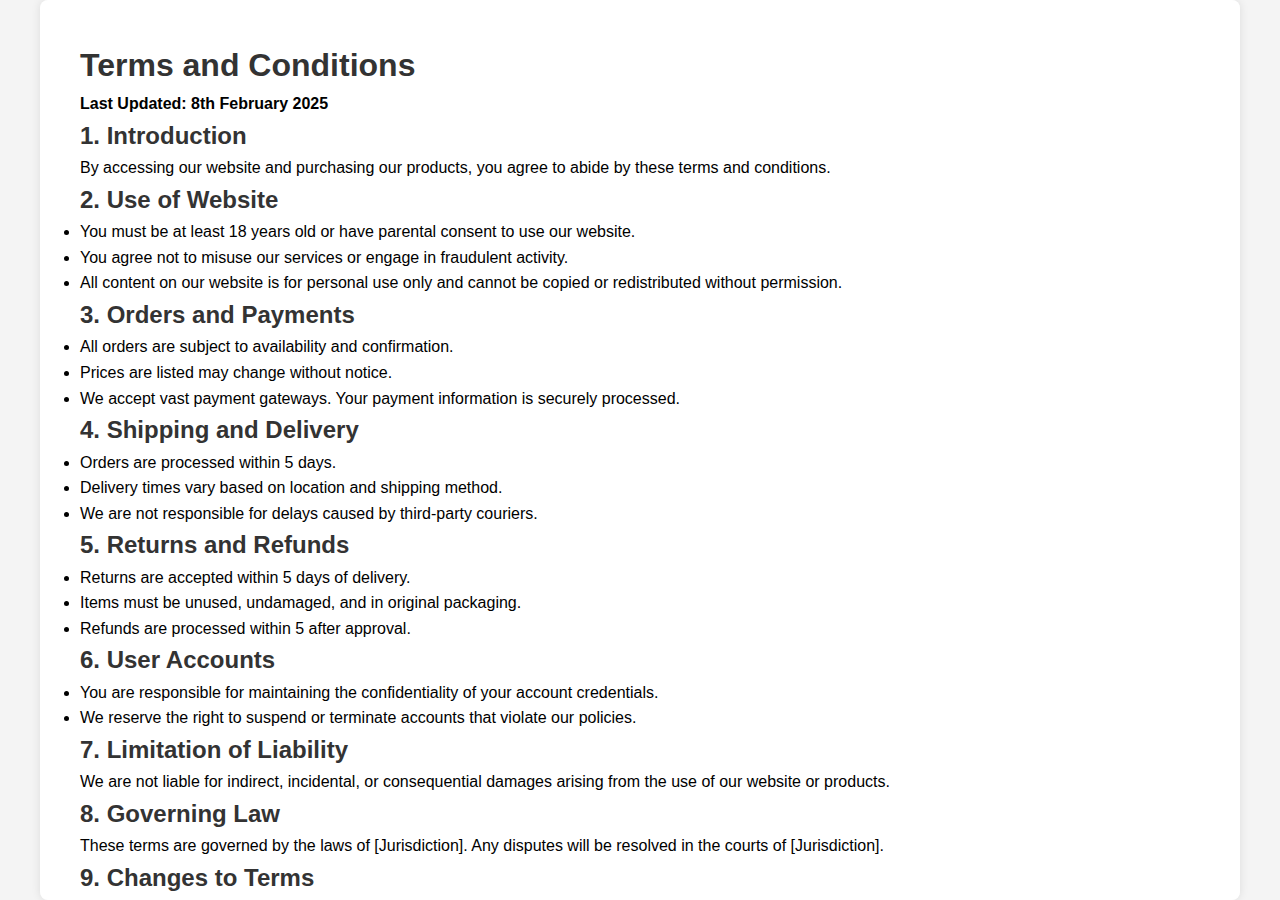
<file: terms.html>
<!DOCTYPE html>
<html lang="en">
<head>
    <meta charset="UTF-8">
    <meta name="viewport" content="width=device-width, initial-scale=1.0">
    <title>Terms and Conditions</title>
    <style>
                 * {
            margin: 0;
            padding: 0;
            box-sizing: border-box;
        }
        body {
            font-family: Arial, sans-serif;
            line-height: 1.6;
            background-color: #f4f4f4;
            display: flex;
            justify-content: center;
            align-items: center;
            height: 100vh;
        }
        .container {
            width: 100%;
            max-width: 1200px;
            height: 100vh;
            background: #fff;
            padding: 40px;
            overflow-y: auto;
            border-radius: 8px;
            box-shadow: 0 0 10px rgba(0, 0, 0, 0.1);
        }
        h1, h2 {
            color: #333;
        }
    </style>
</head>
<body>
    <div class="container">
        <h1>Terms and Conditions</h1>
        <p><strong>Last Updated: 8th February 2025</strong></p>
        
        <h2>1. Introduction</h2>
        <p>By accessing our website and purchasing our products, you agree to abide by these terms and conditions.</p>
        
        <h2>2. Use of Website</h2>
        <ul>
            <li>You must be at least 18 years old or have parental consent to use our website.</li>
            <li>You agree not to misuse our services or engage in fraudulent activity.</li>
            <li>All content on our website is for personal use only and cannot be copied or redistributed without permission.</li>
        </ul>
        
        <h2>3. Orders and Payments</h2>
        <ul>
            <li>All orders are subject to availability and confirmation.</li>
            <li>Prices are listed may change without notice.</li>
            <li>We accept vast payment gateways. Your payment information is securely processed.</li>
        </ul>
        
        <h2>4. Shipping and Delivery</h2>
        <ul>
            <li>Orders are processed within 5 days.</li>
            <li>Delivery times vary based on location and shipping method.</li>
            <li>We are not responsible for delays caused by third-party couriers.</li>
        </ul>
        
        <h2>5. Returns and Refunds</h2>
        <ul>
            <li>Returns are accepted within 5 days of delivery.</li>
            <li>Items must be unused, undamaged, and in original packaging.</li>
            <li>Refunds are processed within 5 after approval.</li>
        </ul>
        
        <h2>6. User Accounts</h2>
        <ul>
            <li>You are responsible for maintaining the confidentiality of your account credentials.</li>
            <li>We reserve the right to suspend or terminate accounts that violate our policies.</li>
        </ul>
        
        <h2>7. Limitation of Liability</h2>
        <p>We are not liable for indirect, incidental, or consequential damages arising from the use of our website or products.</p>
        
        <h2>8. Governing Law</h2>
        <p>These terms are governed by the laws of [Jurisdiction]. Any disputes will be resolved in the courts of [Jurisdiction].</p>
        
        <h2>9. Changes to Terms</h2>
        <p>We may update these terms at any time. Continued use of our website constitutes acceptance of the updated terms.</p>
        
        <h2>10. Contact Us</h2>
        <p>For questions, contact <strong>obakajana999@gmail.com</strong> </p>
    </div>
</body>
</html>
</file>
<file: style.css>
@import url('https://fonts.googleapis.com/css2?family=League+Spartan:wght@100..900&display=swap');
*{
    margin: 0;
    padding: 0;
    box-sizing: border-box;
    font-family: 'League Spartan', sans-serif;
}

h1{
    font-size: 50px;
    line-height: 64px;
    color: #222;
}

h2{
    font-size: 46px;
    line-height: 54px;
    color: #222;
}

h4{
    font-size: 20px;
    color: #222;
}

h6{
    font-weight: 700;
    font-size: 12px;
}

p{
    font-size: 16px;
    color: #465b52;
    margin: 15px 0 20px 0;
}

.section-p1{
    padding: 40px 80px;
}

.section-m1{
    margin: 40px 0;
}

button.normal{
    font-size: 14px;
    font-weight: 600;
    padding: 15px 30px;
    color: #000;
    background-color: #fff;
    border-radius: 4px;
    cursor: pointer;
    border: none;
    outline: none;
    transition: 0.2s;
}

button.white{
    font-size: 13px;
    font-weight: 600;
    padding: 11px 18px;
    color: #fff;
    background-color: transparent;
    cursor: pointer;
    border: 1px solid #fff;
    outline: none;
    transition: 0.2s;
}

body{
    width:100%;
}

/* header */
#header{
    display: flex;
    align-items: center;
    justify-content: space-between;
    padding: 20px 80px;
    background-color: #e3e6f3;
    box-shadow: 0 5px 15px rgba(0, 0, 0, 0.06);
    z-index: 999;
    position: sticky;
    top: 0;
    left: 0;
}

#search-bar{
    height: 35px;
    width: 35%;
    display: flex;
    position: relative;
}

#search{
    height: 37px;
    width: 100%;
    border: 1px solid #e2e9e1;
    border-radius: 25px;
    outline: none;
    padding: 0 10px;

}

#search-bar button{
    height: 35px;
    width: 35px;
    padding: 0;
    border: 1px solid #e2e9e1;
    background-color: #088178;
    color: #fff;
    border-radius: 50%;
    position: absolute;
    top: 1px;
    right: 0;
}

#navbar{
    display: flex;
    align-items: center;
    justify-content: center;
}

#navbar li{
    list-style: none;
    padding: 0 20px;
    position: relative;
}

#navbar li a{
    text-decoration: none;
    font-size: 16px;
    font-weight: 600;
    color: #1a1a1a;
    transition: 0.3s ease;
}

#navbar li a:hover,
#navbar li a.active{
    color:#088178;
}

#navbar li a.active::after,
#navbar li a:hover::after{
    content: "";
    width: 30%;
    height: 2px;
    background: #088178;
    position: absolute;
    bottom: -4px;
    left: 20px;
}

/* Home page */
/* hero */
#hero{
    background-image: url("pixelcut-export.jpeg");
    height: 90vh;
    width: 100%;
    background-size: cover;
    padding: 0 80px;
    display: flex;
    flex-direction: column;
    align-items: flex-start;
    justify-content: center;
}

#hero h4{
    padding-bottom: 15px;
}

#hero h1{
    color: #088178;
}

#hero button{
    background-image: url("button.png");
    background-color: transparent;
    color: #088178;
    border: 0;
    padding: 14px 80px 14px 65px;
    background-repeat: no-repeat;
    cursor: pointer;
    font-weight: 700;
    font-size: 15px;
}

/* feature */
#feature{
    display: flex;
    align-items: center;
    justify-content: space-between;
    flex-wrap: wrap;
}

#feature .fe-box{
    width: 180px;
    text-align: center;
    padding: 25px 15px;
    box-shadow: 20px 20px 34px rgba(0, 0, 0, 0.03);
    border: 1px solid #cce7d0;
    border-radius: 4px;
    margin: 15px 0;
}

#feature .fe-box:hover{
    box-shadow: 10px 10px 54px rgba(70, 62, 221, 0.1);
}

#feature .fe-box img{
    width: 100%;
    margin-bottom: 10px;
}

#feature .fe-box h6{
    display: inline-block;
    padding: 9px 8px 6px 8px;
    line-height: 1;
    border-radius: 4px;
    color: #088178;
    background-color: #fddde4;
}

#feature .fe-box:nth-child(2) h6{
    background-color: #cdebbc;
}

#feature .fe-box:nth-child(3) h6{
    background-color: #d1e8f2;
}

#feature .fe-box:nth-child(4) h6{
    background-color: #cdd4f8;
}

#feature .fe-box:nth-child(5) h6{
    background-color: #f6dbf6;
}

#feature .fe-box:nth-child(6) h6{
    background-color: #fff2e5;
}

/* product */
#product1{
    text-align: center;
}

#product1 .pro-container{
    display: flex;
    justify-content: space-between;
    padding-top: 20px;
    flex-wrap: wrap;
}

#product1 .pro{
    width: 23%;
    min-width: 250px;
    padding: 10px 12px;
    border: 1px solid #cce7d0;
    border-radius: 25px;
    cursor: pointer;
    box-shadow: 20px 20px 30px rgba(0, 0, 0, 0.02);
    margin: 15px 0;
    transition: 0.2s ease;
    position: relative;
}

#product1 .pro:hover{
    box-shadow: 20px 20px 30px rgba(0, 0, 0, 0.06);
}

#product1 .pro img{
    width: 100%;
    border-radius: 20px;
}

#product1 .pro .des{
    text-align: start;
    padding: 10px 0;
}

#product1 .pro .des span{
    color: #606063;
    font-size: 12px;
}

#product1 .pro .des h5{
    padding-top: 7px;
    color: #1a1a1a;
    font-size: 14px;
}

#product1 .pro .des i{
    font-size: 12px;
    color:rgb(243, 181, 25)
}

#product1 .pro .des h4{
    padding-top: 7px;
    font-size: 15px;
    font-weight: 700;
    color: #088178;
}

#product1 .pro .cart{
    width: 40px;
    height: 40px;
    line-height: 40px;
    border-radius: 50px;
    background-color: #e8f6ea;
    color: #088178;
    border: 1px solid #cce7d0;
    position: absolute;
    bottom: 20px;
    right: 20px;
}

/* banner */
#banner{
    display: flex;
    flex-direction: column;
    justify-content: center;
    align-items: center;
    text-align: center;
    background-image: url("banner/b2.jpg");
    width: 100%;
    height: 40vh;
    background-size: cover;
    background-position: center;
}

#banner h4{
    color: #fff;
    font-size: 16px;
}

#banner h2{
    color: #fff;
    font-size: 30px;
    padding: 10px 0;
}

#banner h2 span{
    color: #ef3636;
}
#banner button:hover{
    background-color: #088178;
    color: #fff;
}

#sm-banner{
    display: flex;
    justify-content: space-between;
    flex-wrap: wrap;
}

#sm-banner .banner-box{
    display: flex;
    flex-direction: column;
    justify-content: center;
    align-items: flex-start;
    background-image: url("banner/b17.jpg");
    min-width: 620px;
    height: 50vh;
    background-size: cover;
    background-position: center;
    padding: 30px;
}

#sm-banner .banner-box2{
    background-image: url("banner/b10.jpg");
}

#sm-banner h4{
    color: #fff;
    font-size: 20px;
    font-weight: 300;
}

#sm-banner h2{
    color: #fff;
    font-size: 28px;
    font-weight: 800;
}

#sm-banner span{
    color: #fff;
    font-size: 14px;
    font-weight: 500;
    padding-bottom: 15px;
}

#sm-banner .banner-box:hover button{
    background-color: #088178;
    border: 1px solid #088178;
}

#banner3{
    display: flex;
    justify-content: space-between;
    flex-wrap: wrap;
    padding: 0 80px;
}

#banner3 .banner-box{
    display: flex;
    flex-direction: column;
    justify-content: center;
    align-items: flex-start;
    background-image: url("banner/b7.jpg");
    min-width: 30%;
    height: 30vh;
    background-size: cover;
    background-position: center;
    padding: 30px;
    margin-bottom: 20px;
}

#banner3 .banner-box2{
    background-image: url("banner/b4.jpg");
}

#banner3 .banner-box3{
    background-image: url("banner/b18.jpg");
}

#banner3 h2{
    color: #fff;
    font-weight: 900;
    font-size: 22px;
}

#banner3 h3{
    color: #ec544e;
    font-weight: 800;
    font-size: 15px;
}

/* newsletter */
#newsletter{
    display: flex;
    justify-content: space-between;
    flex-wrap: wrap;
    align-items: center;
    background-image: url("banner/b14.png");
    background-repeat: no-repeat;
    background-position: 20% 30%;
    background-color: #041e42;
}

#newsletter h4{
    font-size: 22px;
    font-weight: 700;
    color: #fff;
}

#newsletter p{
    font-size: 14px;
    font-weight: 600;
    color: #818ea0;
}

#newsletter p span{
    color: #ffbd27;
}

#newsletter .form{
    display: flex;
    width: 40%;
}

#newsletter input{
    height: 3.125rem;
    padding: 0 1.25em;
    font-size: 14px;
    width: 100%;
    border: 1px solid transparent;
    border-radius: 4px;
    outline: none;
    border-top-right-radius: 0;
    border-bottom-right-radius: 0;
}

#newsletter button{
    background-color: #088178;
    color: #fff;
    white-space: nowrap;
    border-top-left-radius: 0;
    border-bottom-left-radius: 0;
    border-radius: 10%;
   
}

/* footer */
footer{
    display: flex;
    flex-wrap: wrap;
    justify-content: space-between;
}

footer .col{
    display: flex;
    flex-direction: column;
    align-items: flex-start;
    margin-bottom: 20px;
}

footer .logo{
    margin-bottom: 30px;
}

footer h4{
    font-size: 14px;
    padding-bottom: 20px;
}

footer p{
    font-size: 13px;
    margin: 0 0 8px 0;
}

footer a{
    font-size: 13px;
    text-decoration: none;
    color: #222;
    margin-bottom: 10px;
}

footer .follow{
    margin-top: 20px;
}

footer .follow{
    color: #465b52;
    padding-right: 4px;
    cursor: pointer;
}

footer .install .row img{
    border:1px solid #088178;
    border-radius: 6px;
}
footer .install img{
    margin: 10px 0 15px 0;
}

footer .follow i:hover,
footer a:hover{
    color: #088178;
}

footer .copyright{
    width: 100%;
    text-align: center;
}

/* shop.html */

#page-header{
    background-image: url("banner/b1.jpg");
    width: 100%;
    height: 38vh;
    background-size: cover;
    display: flex;
    justify-content: center;
    text-align: center;
    flex-direction: column;
    padding: 14px;
}

#page-header h2,
#page-header p{
    color: #fff;
}

#pagination{
    text-align: center;
}

#pagination a{
    text-decoration: none;
    background-color: #088178;
    padding: 15px 20px;
    border-radius: 4px;
    color: #fff;
    font-weight: 600;
}

#pagination a i{
    font-size: 16px;
    font-weight: 600;
}

/* single product */

#prodetails{
    display: flex;
    margin-top: 20px;
}

#prodetails .single-pro-image{
    width: 40%;
    margin-right: 50px;
}

.small-img-group{
    display: flex;
    justify-content: space-between;
}

.small-img-col{
    flex-basis: 24%;
    cursor: pointer;
}

#prodetails .single-pro-details{
    width: 50%;
    padding-top: 30px;
}

#prodetails .single-pro-details h4{
    padding: 40px 0 20px 0;
}

#prodetails .single-pro-details h2{
    font-size: 26px;
}

#prodetails .single-pro-details select{
    display: block;
    padding: 5px 10px;
    margin-bottom: 10px;
}

#prodetails .single-pro-details input{
    width: 50px;
    height: 47px;
    padding-left: 10px;
    font-size: 16px;
    margin-right: 10px;
}

#prodetails .single-pro-details input:focus{
    outline: none;
}

#prodetails .single-pro-details button{
    background-color: #088178;
    color: #fff;
}

#prodetails .single-pro-details span{
    line-height: 30px;
}

/* blog.html */

#page-header.blog-header{
    background-image: url("banner/b19.jpg");
}

#blog{
    padding: 150px 150px 0 150px;
}

#blog .blog-box{
    display: flex;
    align-items: center;
    width: 100%;
    position: relative;
    padding-bottom: 90px;
}

#blog .blog-img{
    width: 50%;
    margin-right: 40px;
}

#blog img{
    width: 100%;
    height: 300px;
    object-fit: cover;
}

#blog .blog-details{
    width: 50%;
}

#blog .blog-details a{
    text-decoration: none;
    font-size: 11px;
    color: #000;
    font-weight: 700;
    position: relative;
    transition: 0.3s;
}

#blog .blog-details a::after{
    content: "";
    width: 50px;
    height: 1px;
    background-color: #000;
    position: absolute;
    top: 4px;
    right: -60px;
}

#blog .blog-details a:hover{
    color: #088178;
}

#blog .blog-details a:hover::after{
    background-color: #088178;
}

#blog .blog-box h1{
    position: absolute;
    top: -40px;
    left: 0;
    font-size: 70px;
    font-weight: 700;
    color: #c9cbce;
    z-index: -9;
}

/* about.html */

#page-header.about-header{
    background-image: url("about/banner.png");
}

#about-head{
    display: flex;
    align-items: center;
}

#about-head img{
    width: 50%;
    height: auto;
}

#about-head div{
    padding-left: 40px;
}

#about-app{
    text-align: center;
}

#about-app .video{
    width: 70%;
    height: 100%;
    margin: 30px auto 0 auto;
}

#about-app .video video{
    width: 100%;
    height: 100%;
    border-radius: 20px;
}

/* contact.html */

#contact-details{
    display: flex;
    align-items: center;
    justify-content: space-between;
}

#contact-details .details{
    width: 40%;
}

#contact-details .details span,
#form-details form span{
    font-weight: 12px;
}

#contact-details .details h2,
#form-details form h2{
    font-size: 26px;
    line-height: 35px;
    padding: 20px 0;
}

#contact-details .details h3{
    font-size: 16px;
    padding-bottom: 15px;
}

#contact-details .details li{
    list-style: none;
    display: flex;
    padding: 10px 0;
}

#contact-details .details li i{
    font-size: 14px;
    padding-right: 22px;
}

#contact-details .details li p{
    margin: 0;
    font-size: 14px;
}

#contact-details .map{
    width: 55%;
    height: 400px;
}

#contact-details .map iframe{
    width: 100%;
    height: 100%;
}

#form-details{
    display: flex;
    justify-content: space-between;
    margin: 30px;
    padding: 80px;
    border: 1px solid #e1e1e1;
}

#form-details form{
    width: 65%;
    display: flex;
    flex-direction: column;
    align-items: flex-start;
}

#form-details form input,
#form-details form textarea{
    width: 100%;
    padding: 12px 15px;
    outline: none;
    margin-bottom: 20px;
    border: 1px solid #e1e1e1;
}

#form-details form button{
    background-color: #088178;
    color: #fff;
}

#form-details .people div{
    padding-bottom: 25px;
    display: flex;
    align-items: flex-start;
}

#form-details .people div img{
    width: 65px;
    height: 65px;
    object-fit: cover;
    margin-right: 15px;
}

#form-details .people div p{
    margin: 0;
    font-size: 13px;
    line-height: 25px;
}

#form-details .people div p span{
    display: block;
    font-size: 16px;
    font-weight: 600;
    color: #000;
}

/* cart.html */

#cart table{
    width: 100%;
    border-collapse: collapse;
    table-layout: fixed;
    white-space: nowrap;
}

#cart table img{
    width: 70px;
}

#cart table td:nth-child(1){
    width: 100px;
    text-align: center;
}

#cart table td:nth-child(2){
    width: 150px;
    text-align: center;
}

#cart table td:nth-child(3){
    width: 250px;
    text-align: center;
}

#cart table td:nth-child(4),
#cart table td:nth-child(5),
#cart table td:nth-child(6){
    width: 150px;
    text-align: center;
}

#cart table td:nth-child(5) input{
    width: 70px;
    padding: 10px 5px 10px 15px;
}

#cart table thead{
    border: 1px solid #e2e9e1;
    border-left: none;
    border-right: none;
}

#cart table thead td{
    font-weight: 700;
    text-transform: uppercase;
    font-size: 13px;
    padding: 18px 0;
}

#cart table tbody tr td{
    padding-top: 15px;
}

#cart table tbody td{
    font-size: 13px;
}

#cart-add{
    display: flex;
    flex-wrap: wrap;
    justify-content: space-between;
}

#coupon{
    width: 50%;
    margin-bottom: 30px;
}

#coupon h3,
#subtotal h3{
    padding-bottom: 15px;
}

#coupon input{
    padding: 10px 20px;
    outline: none;
    width: 60%;
    margin-right: 10px;
    border: 1px solid #e2e9e1;
}

#coupon button,
#subtotal button{
    background-color: #088178;
    color: #fff;
    padding: 12px 20px;
}

#subtotal{
    width: 50%;
    margin-bottom: 30px;
    border: 1px solid #e2e9e1;
    padding: 30px;
}

#subtotal table{
    border-collapse: collapse;
    width: 100%;
    margin-bottom: 20px;
}

#subtotal table td{
    width: 50%;
    border: 1px solid #e2e9e1;
    padding: 10px;
    font-size: 13px;
}
th {
    padding: 10px 15px; 
    text-align: left;
    background-color: #f4f4f4;
    border: 1px solid #ddd; 
}

/* Style for the container */
.container {
    width: 100%;
    margin: 0 auto;
    padding: 0 20px;
}

/* Style for the table */
.shop-items-table, .cart-table {
    width: 100%;
    border-collapse: collapse;
    table-layout: fixed; /* Ensures the columns fill the available space */
}

/* Style for table headers */
th {
    padding: 15px 20px;
    text-align: left;
    background-color: #f4f4f4;
    border: 1px solid #ddd;
    font-weight: bold;
}

/* Style for table data cells */
td {
    padding: 10px 15px;
    border: 1px solid #ddd;
    text-align: left;
}

/* Style for table images */
.shop-item-image {
    max-width: 100px;
    max-height: 100px;
    display: block;
    margin: 0 auto;
}

/* Ensure button fits inside the table cell */
.shop-item-button {
    padding: 8px 15px;
    font-size: 14px;
}

/* Style for checkout section table */
.cart-items {
    width: 100%;
 
}

/* Style for cart total row */
.cart-total {
    padding: 15px;
    background-color: #f9f9f9;
    text-align: right;
}

/* Style for the purchase button */
.btn-purchase {
    padding: 10px 20px;
    font-size: 16px;
    background-color: #007bff;
    color: white;
    border: none;
    cursor: pointer;
}

.btn-purchase:hover {
    background-color: #0056b3;
}
/* Style for checkout table */
.cart-table {
    width: 100%;
    border-collapse: collapse;
    table-layout: fixed; /* Ensures the columns fill the available space */
}

/* Style for table headers */
.cart-table th {
    padding: 10px 20px;
    text-align: left;
    background-color: #f4f4f4;
    border: 1px solid #ddd;
    font-weight: bold;
}

/* Style for table data cells in checkout */
.cart-table td {
    padding: 10px 15px;
    border: 1px solid #ddd;
    text-align: left; /* Default alignment */
}

/* Align the 'Price' and 'Quantity' columns */
.cart-price, .cart-quantity {
    text-align: center; /* Center align price and quantity columns */
}

/* Style for cart total row */
.cart-total {
    padding: 15px;
    background-color: #f9f9f9;
    text-align: right;
}

/* Style for cart total price */
.cart-total-price {
    font-size: 18px;
    font-weight: bold;
}

/* Style for the purchase button */
.btn-purchase {
    padding: 10px 20px;
    font-size: 16px;
    background-color: #007bff;
    color: white;
    border: none;
    cursor: pointer;
}

.btn-purchase:hover {
    background-color: #0056b3;
}
</file>
<file: stylepg.css>
@import url('https://fonts.googleapis.com/css2?family=Poppins:wght@100;300;400;500;600&display=swap');

*{
  font-family: 'Poppins', sans-serif;
  margin:0; padding:0;
  box-sizing: border-box;
  outline: none; border:none;
  text-transform: capitalize;
  transition: all .2s linear;
}

.container{
  display: flex;
  justify-content: center;
  align-items: center;
  padding:25px;
  min-height: 100vh;
  background: white;
}

.container form{
  padding:20px;
  width:700px;
  background: #fff;
  box-shadow: 0 5px 10px rgba(69, 70, 72, 0.538);
}

.container form .row{
  display: flex;
  flex-wrap: wrap;
  gap:15px;
}

.container form .row .col{
  flex:1 1 250px;
}

.container form .row .col .title{
  font-size: 20px;
  color:#333;
  padding-bottom: 5px;
  text-transform: uppercase;
}

.container form .row .col .inputBox{
  margin:15px 0;
}

.container form .row .col .inputBox span{
  margin-bottom: 10px;
  display: block;
}

.container form .row .col .inputBox input{
  width: 100%;
  border:1px solid #ccc;
  padding:10px 15px;
  font-size: 15px;
  text-transform: none;
}

.container form .row .col .inputBox input:focus{
  border:1px solid #000;
}

.container form .row .col .flex{
  display: flex;
  gap:15px;
}

.container form .row .col .flex .inputBox{
  margin-top: 5px;
}

.container form .row .col .inputBox img{
  height: 34px;
  margin-top: 5px;
  filter: drop-shadow(0 0 1px #000);
}

.container form .submit-btn{
  width: 100%;
  padding:12px;
  font-size: 17px;
  background: #088178;
  color:#fff;
  margin-top: 5px;
  cursor: pointer;
  border: 1px solid #088178;
}

.container form .submit-btn:hover{
  background: white;
  color: #088178;
  border: 1px solid #088178;
}
</file>
